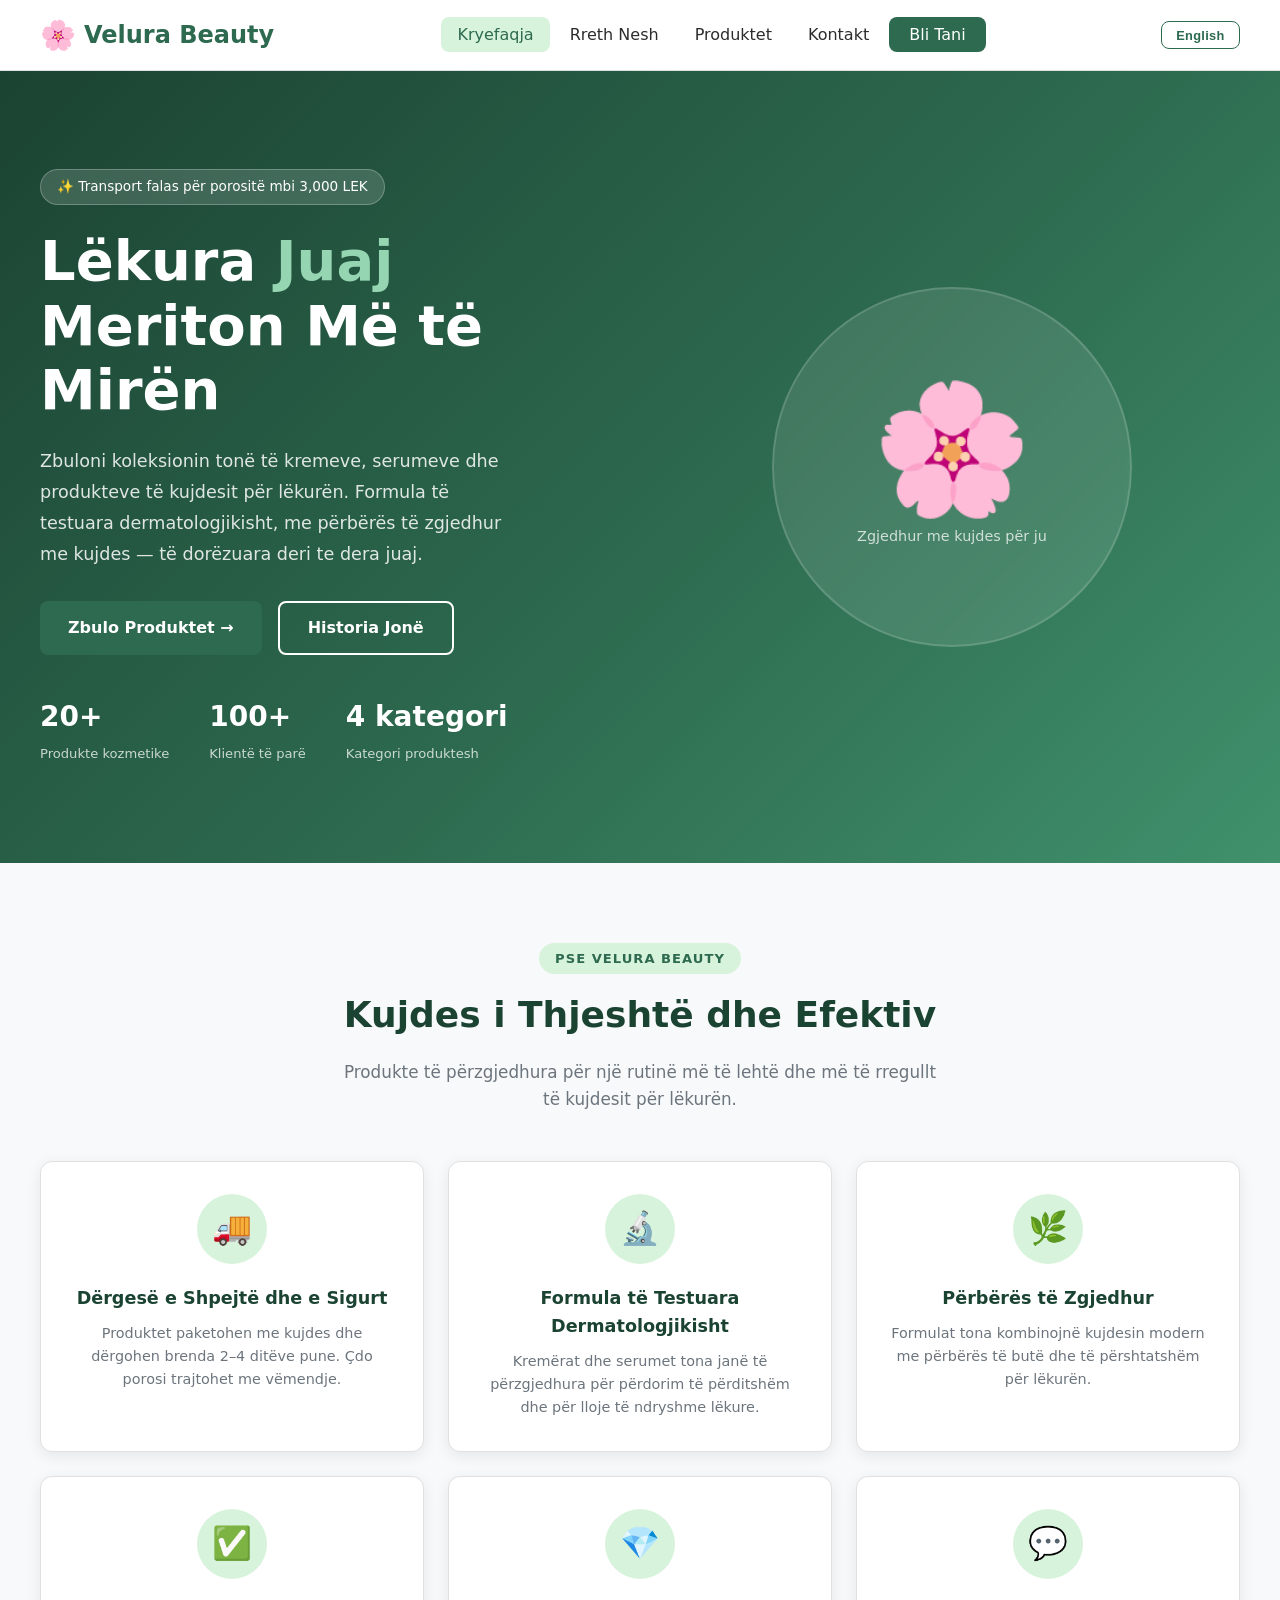
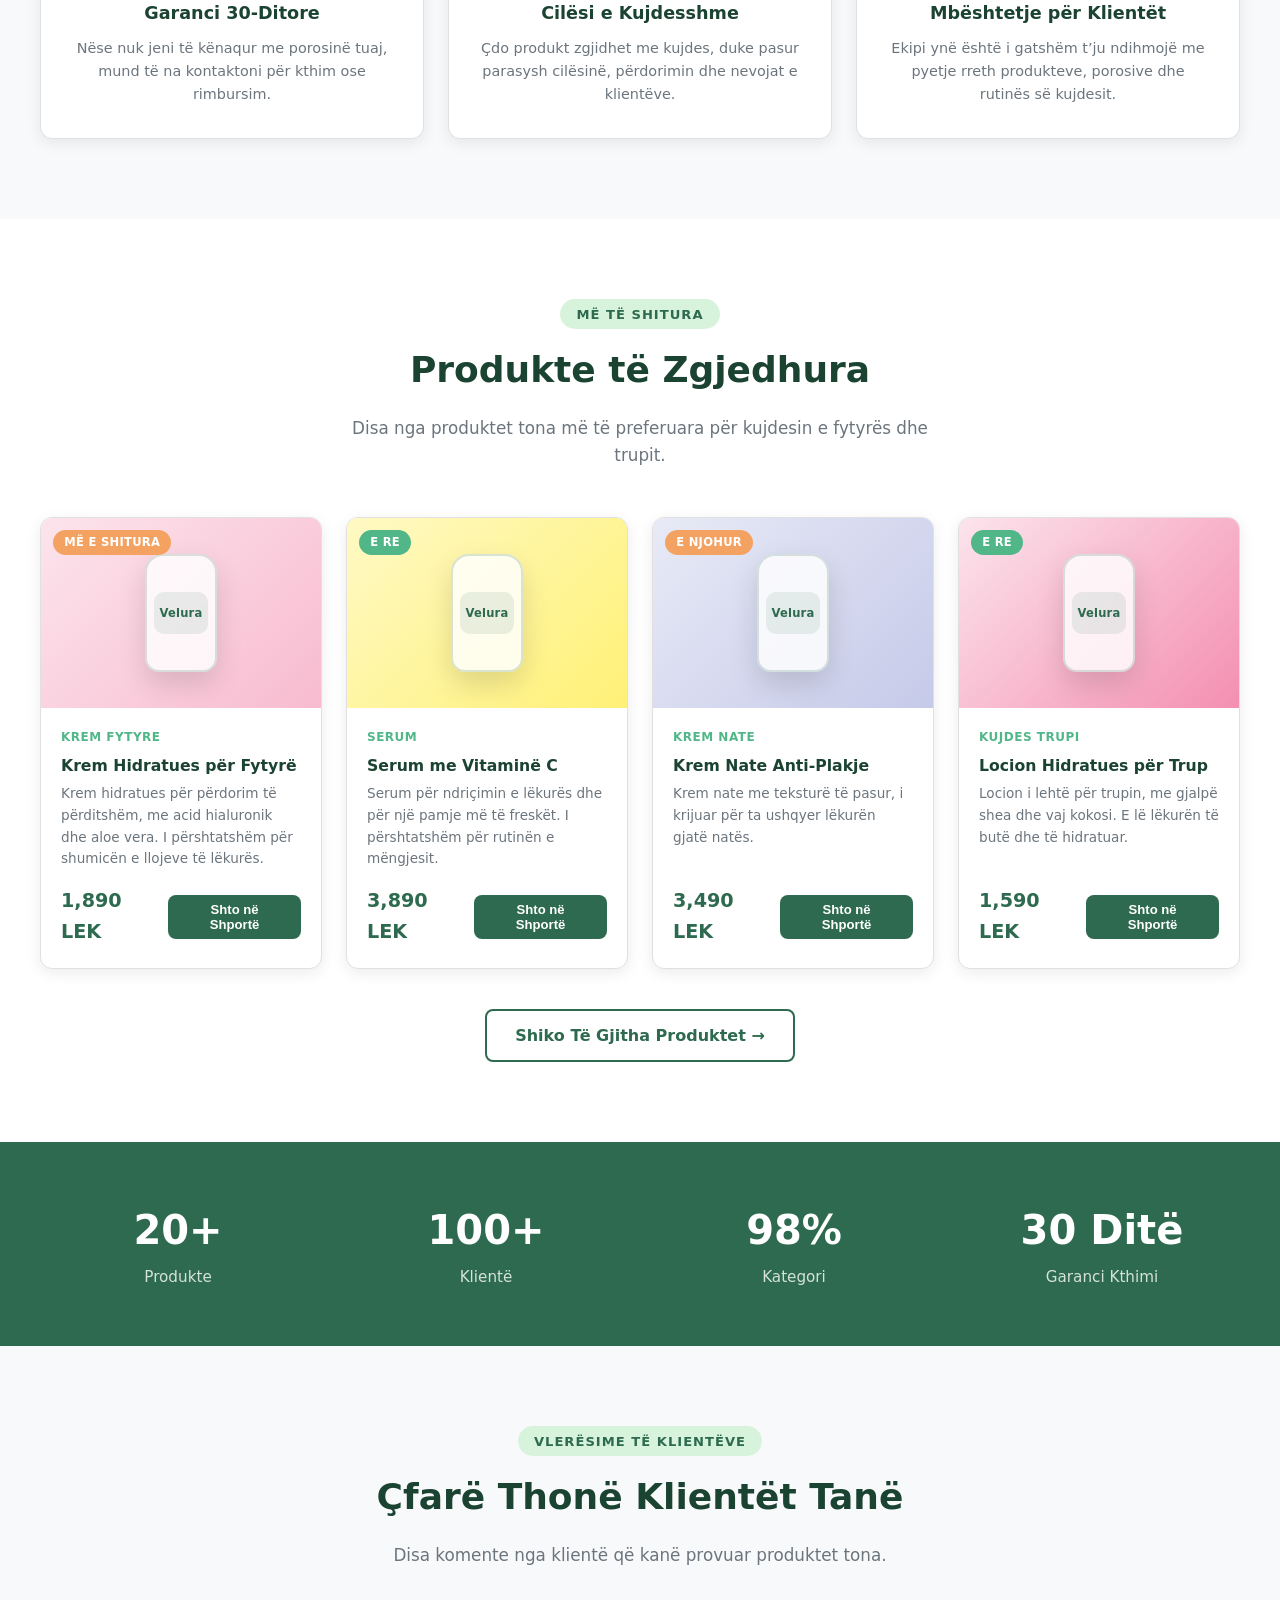
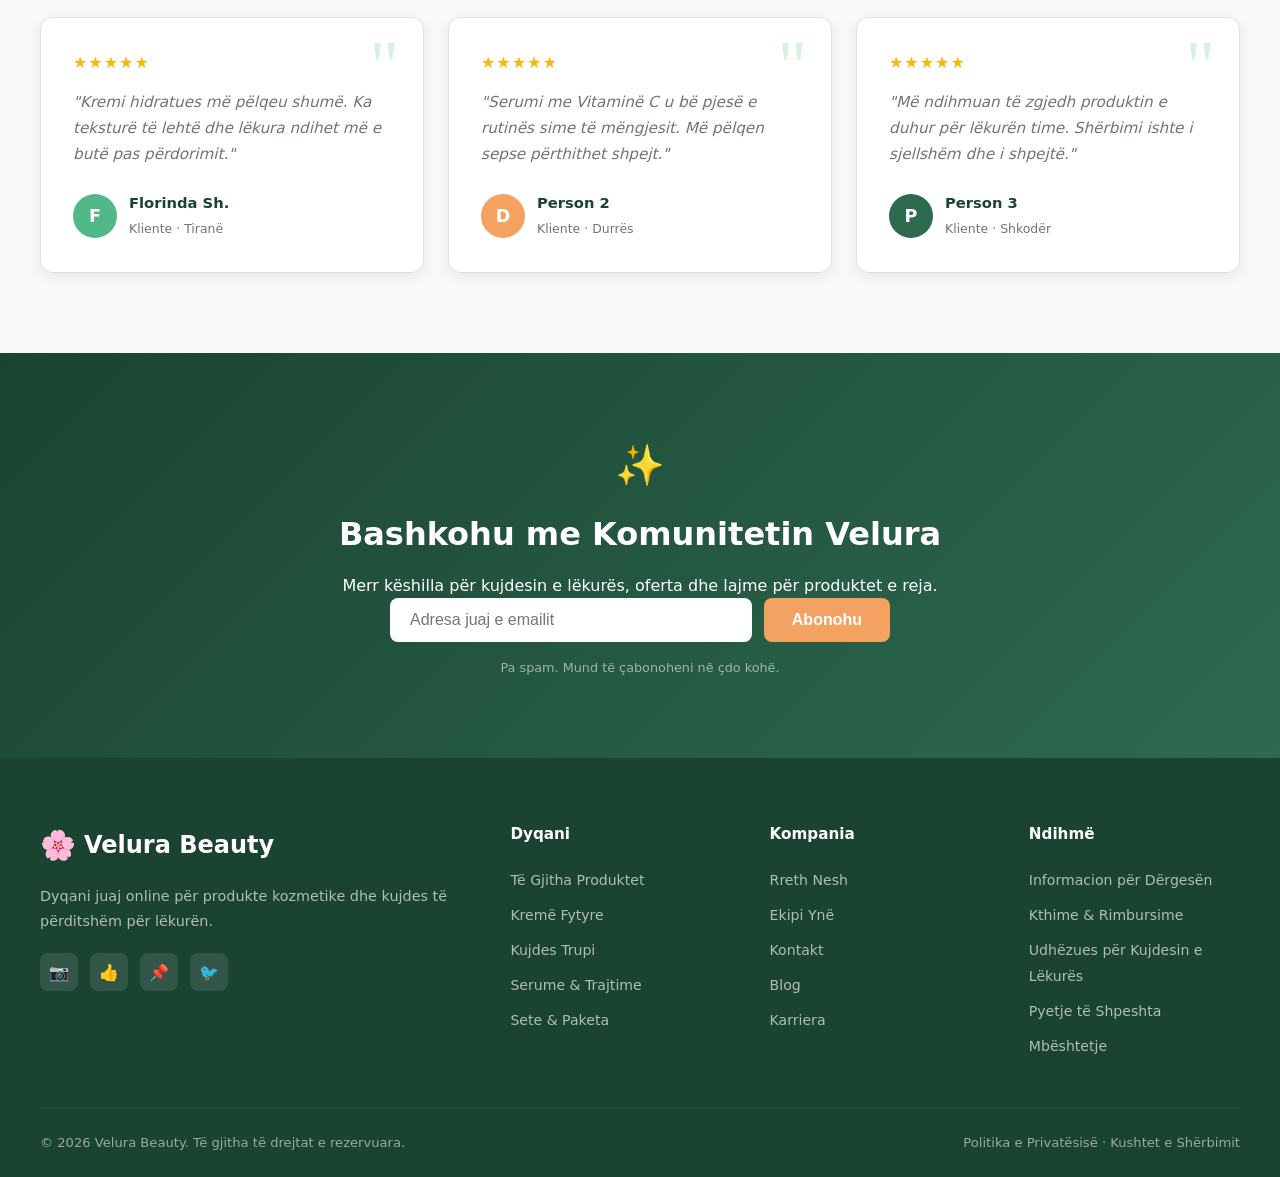
<file: index.html>
﻿<!DOCTYPE html>
<html lang="sq">
<head>
  <meta charset="UTF-8" />
  <meta name="viewport" content="width=device-width, initial-scale=1.0" />
  <meta name="description" content="Velura Beauty – Kremë dhe produktë premium kujdesi për lëkurën, të testuara dermatologjikisht. Dërgim i shpejtë në të gjithë Shqipërinë." />
  <title>Velura Beauty – Lëkura Juaj Meriton Më të Mirën</title>
  <link rel="stylesheet" href="style.css" />
</head>
<body>

  <!-- ===================== NAVBAR ===================== -->
  <nav class="navbar">
    <div class="navbar-inner">
      <a href="index.html" class="logo">
        <span class="logo-icon">&#x1F338;</span> Velura Beauty
      </a>
      <ul class="nav-links" id="navLinks">
        <li><a href="index.html" class="active" data-i18n="nav.home">Kryefaqja</a></li>
        <li><a href="about.html" data-i18n="nav.about">Rreth Nesh</a></li>
        <li><a href="products.html" data-i18n="nav.products">Produktet</a></li>
        <li><a href="contact.html" data-i18n="nav.contact">Kontakt</a></li>
        <li><a href="products.html" class="nav-cta" data-i18n="nav.shop">Bli Tani</a></li>
      </ul>
      <button id="langToggle" class="lang-toggle" onclick="toggleLanguage()">English</button>
      <div class="hamburger" id="hamburger" onclick="toggleNav()">
        <span></span><span></span><span></span>
      </div>
    </div>
  </nav>

  <!-- ===================== HERO ===================== -->
  <section class="hero hero-home">
    <div class="hero-inner">
      <div class="hero-content">
        <div class="hero-badge" data-i18n="home.hero.badge">✨ Transport falas për porositë mbi 3,000 LEK</div>
        <h1 data-i18n-html="home.hero.h1">Lëkura <span>Juaj</span><br>Meriton Më të Mirën</h1>
        <p data-i18n="home.hero.desc">Zbulo koleksionin tonë premium të kremeve, serumeve dhe produkteve të kujdesit për lëkurën. Formula të testuara dermatologjikisht, me përbërës natyralë — dorëzuar deri të dera juaj.</p>
        <div class="hero-actions">
          <a href="products.html" class="btn btn-primary" data-i18n="home.hero.btn_shop">Zbulo Produktet →</a>
          <a href="about.html" class="btn btn-secondary" data-i18n="home.hero.btn_story">Historia Jonë</a>
        </div>
        <div class="hero-stats">
          <div class="hero-stat">
            <span>20+</span>
            <small data-i18n="home.hero.stat1">Produktë premium</small>
          </div>
          <div class="hero-stat">
            <span>100+</span>
            <small data-i18n="home.hero.stat2">Klientë të parë</small>
          </div>
          <div class="hero-stat">
            <span>4 kategori</span>
            <small data-i18n="home.hero.stat3">Kategori produktesh</small>
          </div>
        </div>
      </div>
      <div class="hero-visual">
        <div class="hero-plant-display">
          <div class="hero-plant-emoji">&#x1F338;</div>
          <p data-i18n="home.hero.caption">Zgjedhur me kujdes për ju</p>
        </div>
      </div>
    </div>
  </section>

  <!-- ===================== WHY US ===================== -->
  <section class="section section-light">
    <div class="container">
      <div class="section-header">
        <div class="section-label" data-i18n="home.why.label">Pse Velura Beauty</div>
        <h2 data-i18n="home.why.title">Kujdes i Thjeshtë e Efektiv</h2>
        <p data-i18n="home.why.desc">Gjithçka që keni nevojë për rutinën tuaj të kujdesit të lëkurës.</p>
      </div>
      <div class="features-grid">
        <div class="feature-card">
          <div class="feature-icon">🚚</div>
          <h3 data-i18n="home.feat1.title">Dërgim i Shpejtë &amp; i Sigurt</h3>
          <p data-i18n="home.feat1.desc">Produktet tona dërgohen me kujdes të veçantë brenda 2-4 ditëve pune. Çdo porosë mbërrin e sigurtë, e garantuar.</p>
        </div>
        <div class="feature-card">
          <div class="feature-icon">&#x1F52C;</div>
          <h3 data-i18n="home.feat2.title">Formula të Testuara Dermatologjikisht</h3>
          <p data-i18n="home.feat2.desc">Të gjitha kremët dhe serumet tona janë testuar dermatologjikisht. Cilësi e garantuar edhe për lëkurën e ndjeshme.</p>
        </div>
        <div class="feature-card">
          <div class="feature-icon">🌿</div>
          <h3 data-i18n="home.feat3.title">Përbërës Natyralë &amp; të Pastër</h3>
          <p data-i18n="home.feat3.desc">Formulat tona kombinojnë shkencën moderne me fuqinë e natyrës. Pa parabene, pa sulfatë — vetëm çfarë vlen.</p>
        </div>
        <div class="feature-card">
          <div class="feature-icon">✅</div>
          <h3 data-i18n="home.feat4.title">Garanci 30 Ditë</h3>
          <p data-i18n="home.feat4.desc">Nëse nuk jeni të kënaqur brenda 30 ditëve, do t'ju kthejmë parat — pa pyetje.</p>
        </div>
        <div class="feature-card">
          <div class="feature-icon">💎</div>
          <h3 data-i18n="home.feat5.title">Cilësi Premium</h3>
          <p data-i18n="home.feat5.desc">Burojmë vetëm nga furnitorë të certifikuar me standarde ndërkombëtare. Cilësi e garantuar.</p>
        </div>
        <div class="feature-card">
          <div class="feature-icon">💬</div>
          <h3 data-i18n="home.feat6.title">Mbështetje 7 Ditë</h3>
          <p data-i18n="home.feat6.desc">Ekipi ynë i ekspertëve kozmetikë është i disponueshëm 7 ditë në javë për t'ju ndihmuar.</p>
        </div>
      </div>
    </div>
  </section>

  <!-- ===================== FEATURED PRODUCTS ===================== -->
  <section class="section">
    <div class="container">
      <div class="section-header">
        <div class="section-label" data-i18n="home.products.label">Më të Shitura</div>
        <h2 data-i18n="home.products.title">Produktë të Zgjedhura</h2>
        <p data-i18n="home.products.desc">Produktet tona më të dashura, zgjedhur me kujdes nga ekipi ynë. Perfektë për çdo lloj lëkure.</p>
      </div>
      <div class="products-grid">

        <div class="product-card">
          <div class="product-image" style="background: linear-gradient(135deg, #fce4ec, #f8bbd0);">
            🧴
            <span class="product-badge">Më e Shitura</span>
          </div>
          <div class="product-info">
            <div class="product-category" data-i18n="home.p1.cat">Krem Fytyre</div>
            <h3 data-i18n="home.p1.name">Krem Hidratues për Fytyrë</h3>
            <p data-i18n="home.p1.desc">Hidratim i thellë 24 orë me acid hialulonik dhe aloe vera. I shtatë për të gjitha llojet e lëkurës.</p>
            <div class="product-footer">
              <span class="product-price">1,890 LEK</span>
              <button class="add-to-cart" data-i18n="btn.add_cart">Shto në Shportë</button>
            </div>
          </div>
        </div>

        <div class="product-card">
          <div class="product-image" style="background: linear-gradient(135deg, #fff9c4, #fff176);">
            ⭐
            <span class="product-badge new">E Re</span>
          </div>
          <div class="product-info">
            <div class="product-category" data-i18n="home.p2.cat">Serum</div>
            <h3 data-i18n="home.p2.name">Serum Vitamina C</h3>
            <p data-i18n="home.p2.desc">Ndriçon dhe barazon tonin e lëkurës. Formula e përqendruar me 15% Vitamina C stabël.</p>
            <div class="product-footer">
              <span class="product-price">3,890 LEK</span>
              <button class="add-to-cart" data-i18n="btn.add_cart">Shto në Shportë</button>
            </div>
          </div>
        </div>

        <div class="product-card">
          <div class="product-image" style="background: linear-gradient(135deg, #e8eaf6, #c5cae9);">
            🌙
            <span class="product-badge">E Njohur</span>
          </div>
          <div class="product-info">
            <div class="product-category" data-i18n="home.p3.cat">Krem Nate</div>
            <h3 data-i18n="home.p3.name">Krem Natë Anti-Plakje</h3>
            <p data-i18n="home.p3.desc">Rigjenerimi i natës me retinol, peptide dhe vaj argan. Zgjohu me lëkurë më të butë çdo mëngjes.</p>
            <div class="product-footer">
              <span class="product-price">3,490 LEK</span>
              <button class="add-to-cart" data-i18n="btn.add_cart">Shto në Shportë</button>
            </div>
          </div>
        </div>

        <div class="product-card">
          <div class="product-image" style="background: linear-gradient(135deg, #fce4ec, #f48fb1);">
            🌸
            <span class="product-badge new">E Re</span>
          </div>
          <div class="product-info">
            <div class="product-category" data-i18n="home.p4.cat">Kujdes Trupi</div>
            <h3 data-i18n="home.p4.name">Locion Trupi Hidratues</h3>
            <p data-i18n="home.p4.desc">Hidratim i gjatë dhe i lehtë me gjalpe shea dhe vaj kokosi.</p>
            <div class="product-footer">
              <span class="product-price">1,590 LEK</span>
              <button class="add-to-cart" data-i18n="btn.add_cart">Shto në Shportë</button>
            </div>
          </div>
        </div>

      </div>
      <div style="text-align: center; margin-top: 2.5rem;">
        <a href="products.html" class="btn btn-outline" data-i18n="home.products.view_all">View All Produktet →</a>
      </div>
    </div>
  </section>

  <!-- ===================== STATS ===================== -->
  <div class="stats-bar">
    <div class="stats-inner">
      <div class="stat-item">
        <span>20+</span>
        <p data-i18n="home.stats.p1">Produktë Premium</p>
      </div>
      <div class="stat-item">
        <span>100+</span>
        <p data-i18n="home.stats.p2">Klientë të parë</p>
      </div>
      <div class="stat-item">
        <span>98%</span>
        <p data-i18n="home.stats.p3">Kategori produktesh</p>
      </div>
      <div class="stat-item">
        <span data-i18n="home.stats.v4">30 Ditë</span>
        <p data-i18n="home.stats.p4">Garanci Kthimi</p>
      </div>
    </div>
  </div>

  <!-- ===================== TESTIMONIALS ===================== -->
  <section class="section section-light">
    <div class="container">
      <div class="section-header">
        <div class="section-label" data-i18n="home.reviews.label">Customer Reviews</div>
        <h2 data-i18n="home.reviews.title">Çfarë Thonë Klientët</h2>
        <p data-i18n="home.reviews.desc">Histori reale nga klientë realë që kujdosen për lekurën e tyre me Velura Beauty.</p>
      </div>
      <div class="testimonials-grid">

        <div class="testimonial-card">
          <div class="stars">★★★★★</div>
          <p data-i18n="home.t1.text">"Kremi hidratues është i mrekullushëm! Lëkura ime u bë shumë e butë pas vetëm një jave. Do ta rekomandoj tek të gjithë!"</p>
          <div class="testimonial-author">
            <div class="author-avatar" style="background: #52b788;">F</div>
            <div class="author-info">
              <span>Florinda Sh.</span>
              <small data-i18n="home.t1.location">Verified Buyer · Tirana</small>
            </div>
          </div>
        </div>

        <div class="testimonial-card">
          <div class="stars">★★★★★</div>
          <p data-i18n="home.t2.text">"Porositja ishtë e thjeshtë dhe produktet mbërritën shpejt. Kremi i natës ka baër mrekulli për lëkurën time!"</p>
          <div class="testimonial-author">
            <div class="author-avatar" style="background: #f4a261;">D</div>
            <div class="author-info">
              <span>Person 2</span>
              <small data-i18n="home.t2.location">Verified Buyer · Tirana</small>
            </div>
          </div>
        </div>

        <div class="testimonial-card">
          <div class="stars">★★★★★</div>
          <p data-i18n="home.t3.text">"Serum Vitamina C ndryshoi pamëjen e lëkurës sime. Njollat e errëta u zhduknë pas 3 javsh. Produkt fantastik!"</p>
          <div class="testimonial-author">
            <div class="author-avatar" style="background: #2d6a4f;">P</div>
            <div class="author-info">
              <span>Person 3</span>
              <small data-i18n="home.t3.location">Verified Buyer · Tirana</small>
            </div>
          </div>
        </div>

      </div>
    </div>
  </section>

  <!-- ===================== NEWSLETTER ===================== -->
  <section class="newsletter">
    <div class="container">
      <div style="font-size: 2.5rem; margin-bottom: 0.75rem;">✨</div>
      <h2 data-i18n="home.news.title">Bashkohu me Komunitetin Velura</h2>
      <p data-i18n="home.news.desc">Këshilla kozmetike, oferta ekskluzive dhe produktë të reja direkt në email tuaj.</p>
      <form class="newsletter-form" onsubmit="handleNewsletter(event)">
        <input type="email" data-i18n-placeholder="home.news.placeholder" placeholder="Your email address" required />
        <button type="submit" class="btn btn-accent" data-i18n="home.news.btn">Subscribe</button>
      </form>
      <p style="margin-top: 1rem; font-size: 0.8rem; opacity: 0.55;" data-i18n="home.news.disclaimer">No spam, ever. Unsubscribe at any time.</p>
    </div>
  </section>

  <!-- ===================== FOOTER ===================== -->
  <footer class="footer">
    <div class="footer-grid">
      <div class="footer-brand">
        <a href="index.html" class="logo" style="margin-bottom: 1rem; display: inline-flex;">
          <span class="logo-icon">&#x1F338;</span> Velura Beauty
        </a>
        <p data-i18n="footer.desc">Destinacioni juaj i preferuar për kozmetike premium. Me Velura Beauty, kujdesi për lëkurën tuaj — behet i thjeshtë dhe i kendshem.</p>
        <div class="social-links">
          <a href="#" class="social-link" aria-label="Instagram">📷</a>
          <a href="#" class="social-link" aria-label="Facebook">👍</a>
          <a href="#" class="social-link" aria-label="Pinterest">📌</a>
          <a href="#" class="social-link" aria-label="Twitter">🐦</a>
        </div>
      </div>
      <div class="footer-col">
        <h4 data-i18n="footer.shop">Shop</h4>
        <ul>
          <li><a href="products.html" data-i18n="footer.all_plants">All Produktet</a></li>
          <li><a href="products.html" data-i18n="footer.indoor">Kremë Fytyre</a></li>
          <li><a href="products.html" data-i18n="footer.succulents">Kujdes Trupi</a></li>
          <li><a href="products.html" data-i18n="footer.flowering">Serume &amp; Trajtime</a></li>
          <li><a href="products.html" data-i18n="footer.accessories">Setë &amp; Paketa</a></li>
        </ul>
      </div>
      <div class="footer-col">
        <h4 data-i18n="footer.company">Kompania</h4>
        <ul>
          <li><a href="about.html" data-i18n="footer.about">Rreth Nesh Us</a></li>
          <li><a href="about.html" data-i18n="footer.team">Ekipi Ynë</a></li>
          <li><a href="contact.html" data-i18n="footer.contact">Kontakt</a></li>
          <li><a href="#" data-i18n="footer.blog">Blog</a></li>
          <li><a href="#" data-i18n="footer.careers">Careers</a></li>
        </ul>
      </div>
      <div class="footer-col">
        <h4 data-i18n="footer.help">Ndihmë</h4>
        <ul>
          <li><a href="#" data-i18n="footer.shipping">Info Dërgimi</a></li>
          <li><a href="#" data-i18n="footer.returns">Kthime &amp; Rimbursime</a></li>
          <li><a href="#" data-i18n="footer.care_guide">Udhëzues Lëkure</a></li>
          <li><a href="#" data-i18n="footer.faq">FAQ</a></li>
          <li><a href="contact.html" data-i18n="footer.support">Mbështetje</a></li>
        </ul>
      </div>
    </div>
    <div class="footer-bottom">
      <p data-i18n="footer.copy">© 2026 Velura Beauty. Të gjitha të drejtat e rezervuara.</p>
      <p data-i18n="footer.legal">Politika e Privatësisë · Kushtet e Shërbimit</p>
    </div>
  </footer>

  <script src="lang.js"></script>
  <script>
    function toggleNav() {
      document.getElementById('navLinks').classList.toggle('open');
    }

    function handleNewsletter(e) {
      e.preventDefault();
      const btn = e.target.querySelector('button');
      btn.textContent = '✓ Subscribed!';
      btn.style.background = '#52b788';
      e.target.querySelector('input').value = '';
      setTimeout(() => { btn.textContent = t('home.news.btn'); btn.style.background = ''; }, 3000);
    }

    document.querySelectorAll('.add-to-cart').forEach(btn => {
      btn.addEventListener('click', function () {
        this.textContent = t('btn.added');
        this.style.background = '#52b788';
        setTimeout(() => { this.textContent = t('btn.add_cart'); this.style.background = ''; }, 1500);
      });
    });
  </script>

</body>
</html>
</file>
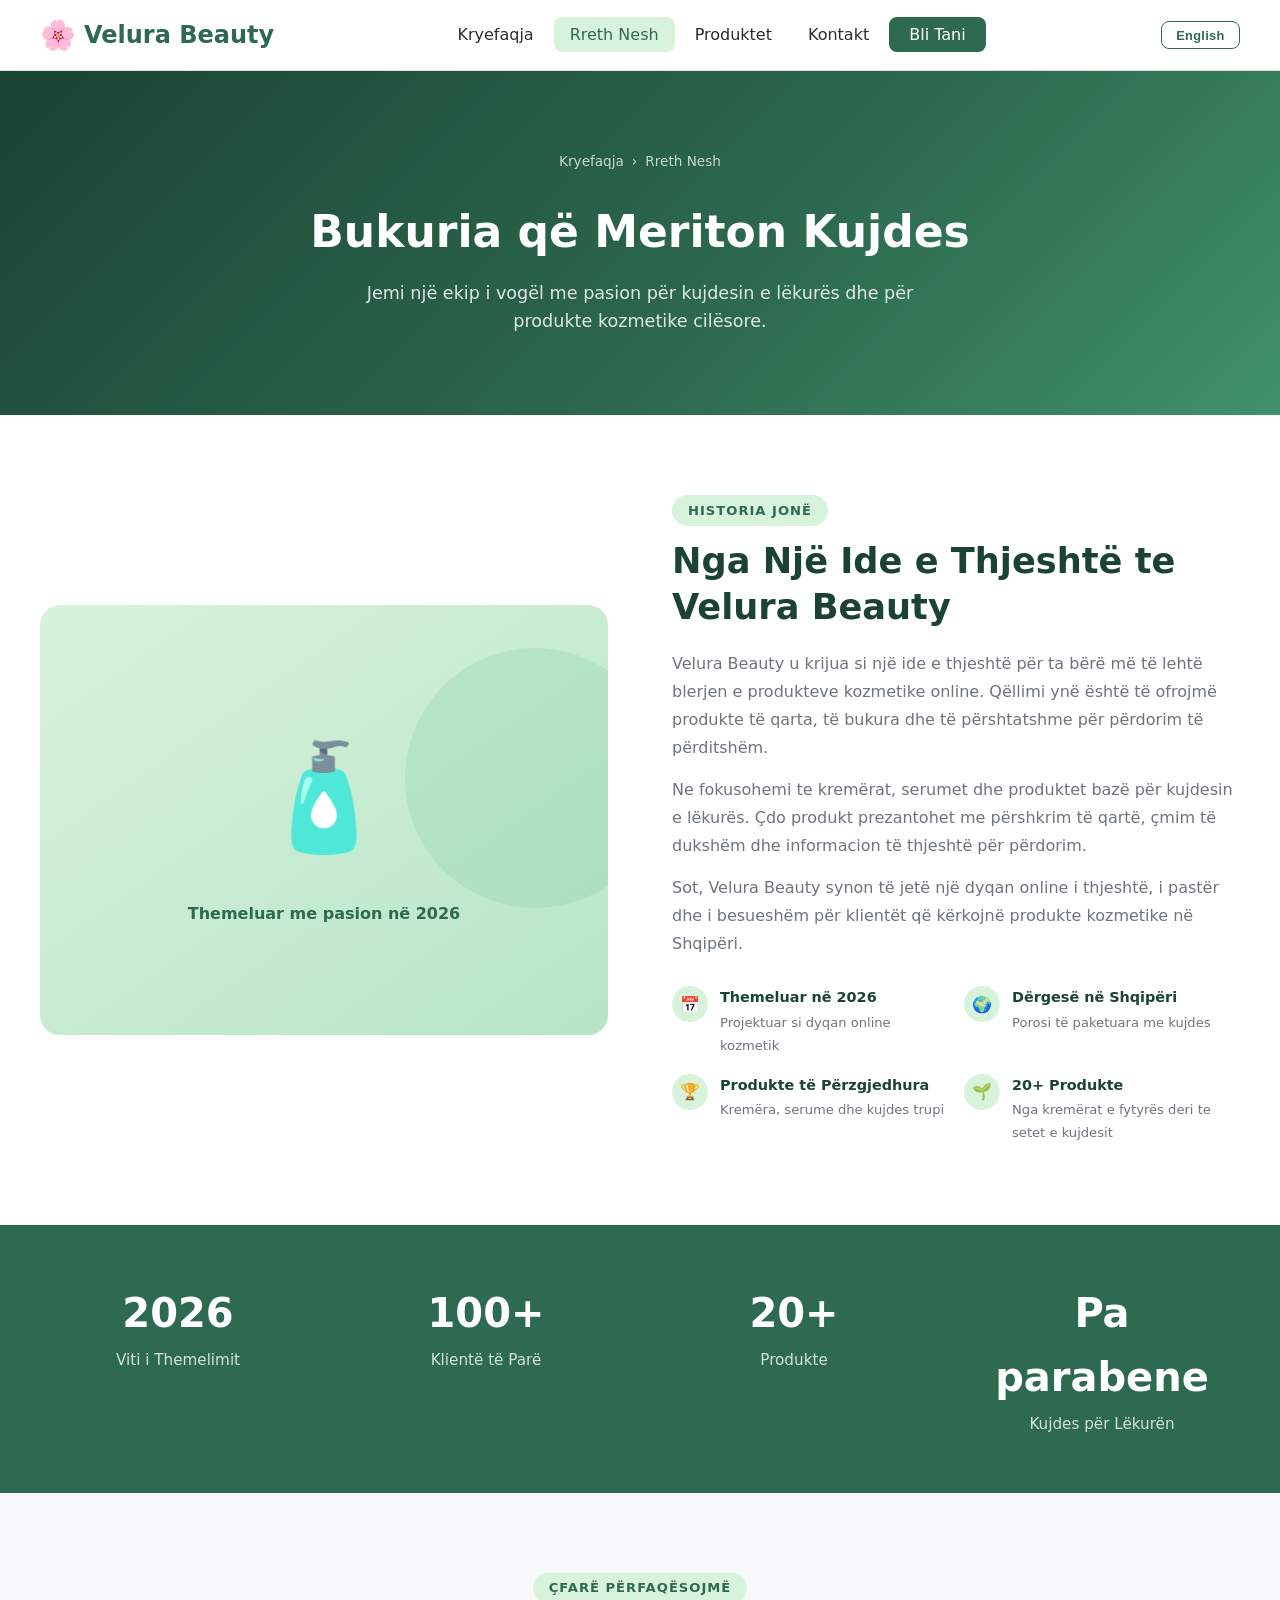
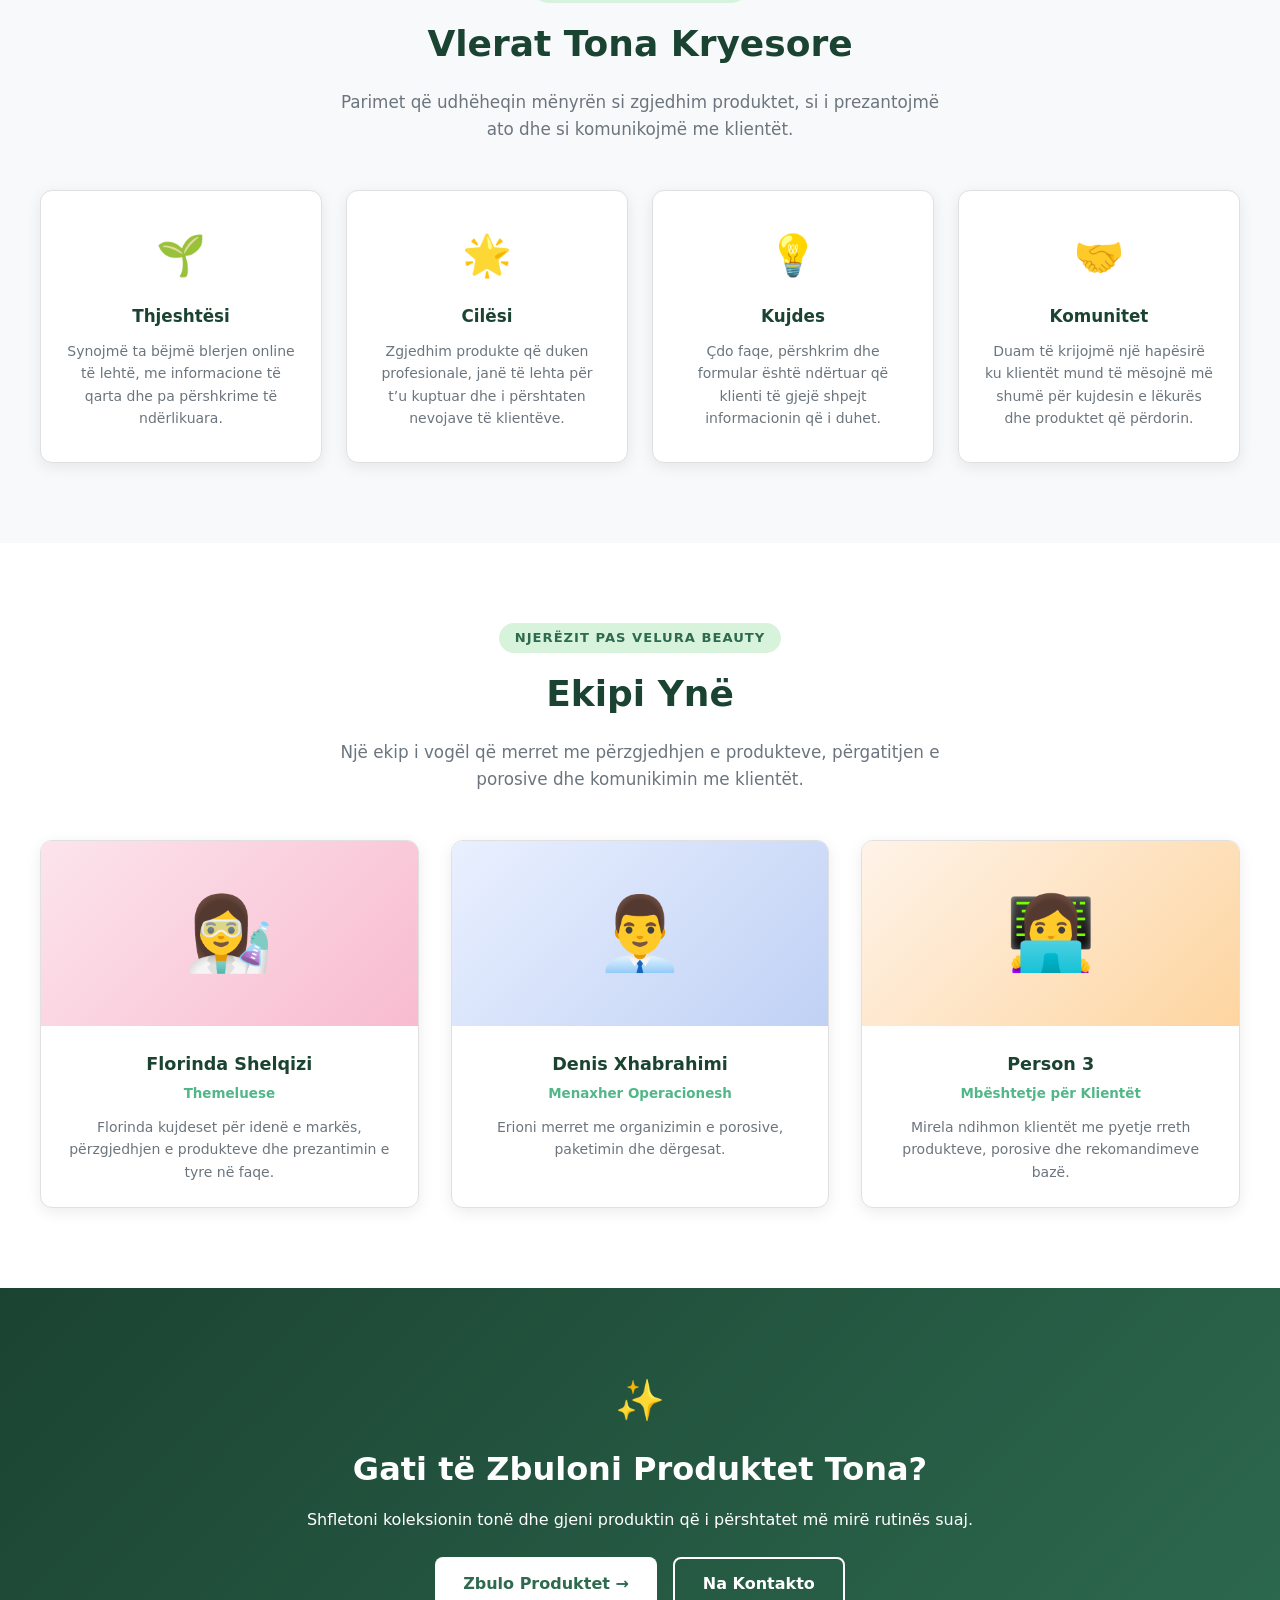
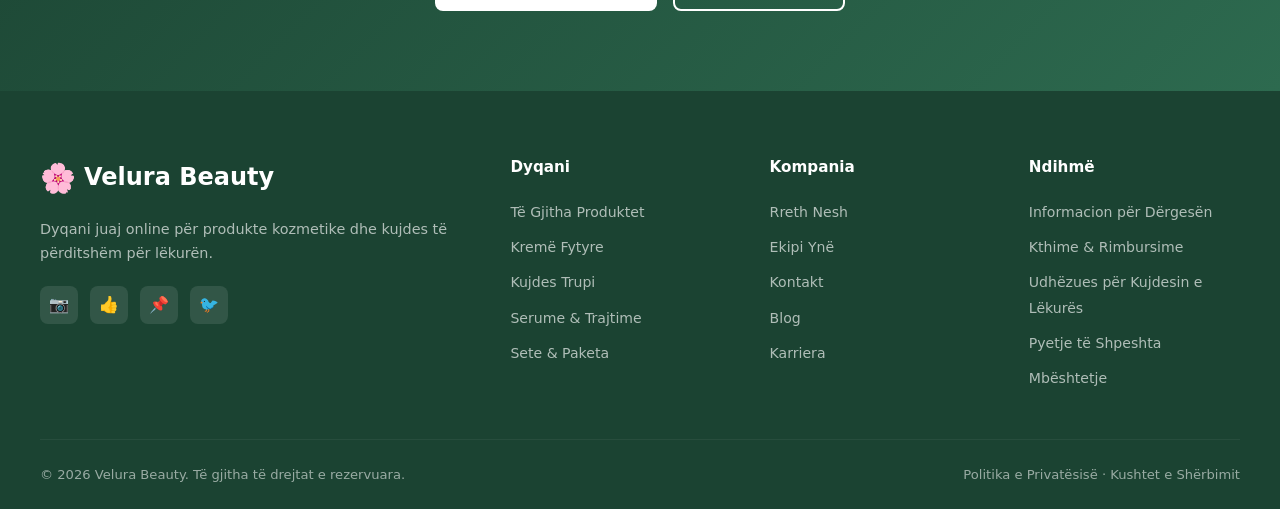
<file: about.html>
﻿<!DOCTYPE html>
<html lang="sq">
<head>
  <meta charset="UTF-8" />
  <meta name="viewport" content="width=device-width, initial-scale=1.0" />
  <meta name="description" content="Rreth Velura Beauty – historia jonë, misioni ynë dhe ekipi i pasionuar i specialistëve kozmetikë." />
  <title>Rreth Nesh – Velura Beauty</title>
  <link rel="stylesheet" href="style.css" />
</head>
<body>

  <!-- ===================== NAVBAR ===================== -->
  <nav class="navbar">
    <div class="navbar-inner">
      <a href="index.html" class="logo">
        <span class="logo-icon">&#x1F338;</span> Velura Beauty
      </a>
      <ul class="nav-links" id="navLinks">
        <li><a href="index.html" data-i18n="nav.home">Kryefaqja</a></li>
        <li><a href="about.html" class="active" data-i18n="nav.about">Rreth Nesh</a></li>
        <li><a href="products.html" data-i18n="nav.products">Produktet</a></li>
        <li><a href="contact.html" data-i18n="nav.contact">Kontakt</a></li>
        <li><a href="products.html" class="nav-cta" data-i18n="nav.shop">Bli Tani</a></li>
      </ul>
      <button id="langToggle" class="lang-toggle" onclick="toggleLanguage()">English</button>
      <div class="hamburger" id="hamburger" onclick="toggleNav()">
        <span></span><span></span><span></span>
      </div>
    </div>
  </nav>

  <!-- ===================== PAGE HERO ===================== -->
  <section class="page-hero">
    <div class="breadcrumb">
      <a href="index.html" data-i18n="breadcrumb.home">Kryefaqja</a> <span>›</span> <span data-i18n="about.hero.bc">Rreth Nesh Us</span>
    </div>
    <h1 data-i18n="about.hero.title">Bukuria e Thjeshtësuar</h1>
    <p data-i18n="about.hero.desc">Jemi një ekip ekspertësh kozmetike me mision të sjellim kujdesin e mirë për lëkurën tuaj.</p>
  </section>

  <!-- ===================== OUR STORY ===================== -->
  <section class="section">
    <div class="container">
      <div class="about-story">
        <div class="about-visual">
          <div class="about-visual-emoji">🧴</div>
          <p data-i18n="about.visual.cap">Themeluar me pasion në 2026</p>
        </div>
        <div class="about-content">
          <div class="section-label" data-i18n="about.story.label">Historia Jonë</div>
          <h2 data-i18n="about.story.title">Nga Pasioni për Bukuri</h2>
          <p data-i18n="about.story.p1">Velura Beauty u nis në 2026 kur themeluesja jonë, Florinda Shelqizi, vuri se sa e vështirë ishtë të gjeje produktë kozmetike cilësore online. Shumica e kremeve përmbajnë përbërës të të dyshimtë me udhëzime të paqarta. </p>
          <p data-i18n="about.story.p2">Florinda bashkoi mendjet me një grup kimistësh kozmetike; dhe ekspertësh të  lëkurës për të ndërtuar diçka me të mire: një marke qe trajton çdo klient me kujdesin qe meriton. Nisëm me 20 formula dhe jemi rritur ne me shume se 20 produktë premium.</p>
          <p data-i18n="about.story.p3">Sot, Velura Beauty dërgon mijera produktë çdo muaj në tërë Shqipërinë. Fokusi ynë ka mbetur i njëjtë — duam që çdo klientë të ndihet e bukur dhe e sigurt në lekurën e vet.</p>
          <div class="about-highlights">
            <div class="highlight-item">
              <div class="highlight-icon">📅</div>
              <div>
                <h4 data-i18n="about.h1.title">Themeluar ne 2026</h4>
                <p data-i18n="about.h1.desc">Nisur nga Tiranë, Shqipëri</p>
              </div>
            </div>
            <div class="highlight-item">
              <div class="highlight-icon">🌍</div>
              <div>
                <h4 data-i18n="about.h2.title">Transport ne Shqipëri</h4>
                <p data-i18n="about.h2.desc">Dërgesa të shpejta dhe të sigurta</p>
              </div>
            </div>
            <div class="highlight-item">
              <div class="highlight-icon">🏆</div>
              <div>
                <h4 data-i18n="about.h3.title">Testë Dermatologjike</h4>
                <p data-i18n="about.h3.desc">Produktë të testuara</p>
              </div>
            </div>
            <div class="highlight-item">
              <div class="highlight-icon">🌱</div>
              <div>
                <h4 data-i18n="about.h4.title">20+ Produkte</h4>
                <p data-i18n="about.h4.desc">Nga krem fytyre deri tek setet e plotë</p>
              </div>
            </div>
          </div>
        </div>
      </div>
    </div>
  </section>

  <!-- ===================== STATS ===================== -->
  <div class="stats-bar">
    <div class="stats-inner">
      <div class="stat-item">
        <span>2026</span>
        <p data-i18n="about.stats.p1">Viti i Themelimit</p>
      </div>
      <div class="stat-item">
        <span>100+</span>
        <p data-i18n="about.stats.p2">Klienta të Lumtur</p>
      </div>
      <div class="stat-item">
        <span>20+</span>
        <p data-i18n="about.stats.p3">Produktë Premium</p>
      </div>
      <div class="stat-item">
        <span>Pa parabene</span>
        <p data-i18n="about.stats.p4">Përbërës Natyralë</p>
      </div>
    </div>
  </div>

  <!-- ===================== VALUES ===================== -->
  <section class="section section-light">
    <div class="container">
      <div class="section-header">
        <div class="section-label" data-i18n="about.values.label">What We Stand For</div>
        <h2 data-i18n="about.values.title">Vlerat Tona Kryesore</h2>
        <p data-i18n="about.values.desc">Parimet qe udhhezojne çdo vendim qe marrim — nga përbërësit qe zgjedhim deri tek menyra si paketojmë porosinë tuaj.</p>
      </div>
      <div class="values-grid">
        <div class="value-card">
          <div class="value-icon">🌱</div>
          <h3 data-i18n="about.v1.title">Natyralë &amp; të Pastër</h3>
          <p data-i18n="about.v1.desc">Minimizojmë ndikimin tone ne mjedis permes ambalazhit eko-miqesor dhe burimeve të pergjegeshme.</p>
        </div>
        <div class="value-card">
          <div class="value-icon">🌟</div>
          <h3 data-i18n="about.v2.title">Cilësi si Prioritet</h3>
          <p data-i18n="about.v2.desc">&#199;do produkt testohet dermatologjikisht para lëshimit. Dergojme vetem produktë qe do t’i përdorim vete.</p>
        </div>
        <div class="value-card">
          <div class="value-icon">💡</div>
          <h3 data-i18n="about.v3.title">Inovacion &amp; Shkencë</h3>
          <p data-i18n="about.v3.desc">Besojmë se klientët e informuar janë klientët më të kënaqur. Prandaj çdo blerje vjen me udhëzime të thjeshta për kujdesin e lëkurës.</p>
        </div>
        <div class="value-card">
          <div class="value-icon">🤝</div>
          <h3 data-i18n="about.v4.title">Community</h3>
          <p data-i18n="about.v4.desc">Ndërtojmë një komunitet grash qe ndajne rutinat e tyre të kujdesit, keshilla dhe gëzime me njera-tjetren.</p>
        </div>
      </div>
    </div>
  </section>

  <!-- ===================== TEAM ===================== -->
  <section class="section">
    <div class="container">
      <div class="section-header">
        <div class="section-label" data-i18n="about.team.label">Njërzit Pas Velura Beauty</div>
        <h2 data-i18n="about.team.title">Takoni Ekipin Tonë</h2>
        <p data-i18n="about.team.desc">Një grup i pasionuar i kimisteve kozmetike, dizajnereve dhe eksperteve të lekures — të bashkuar nga dashuria për bukurine.</p>
      </div>
      <div class="team-grid">

        <div class="team-card">
          <div class="team-photo" style="background: linear-gradient(135deg, #fce4ec, #f8bbd0);">
            👩‍🔬
          </div>
          <div class="team-info">
            <h3>Florinda Shelqizi</h3>
            <div class="team-role" data-i18n="about.m1.role">Themeluese &amp; Drejtore e R&amp;D</div>
            <p data-i18n="about.m1.desc">Florinda ka një diplome ne Kimi Kozmetike nga Universiteti i Tiranës dhe 8 vjet eksperience ne zhvillimin e formulave aktive. Ajo miraton personalisht çdo produkt të ri ne katalog.</p>
          </div>
        </div>

        <div class="team-card">
          <div class="team-photo" style="background: linear-gradient(135deg, #e9f0ff, #c0d1f5);">
            👨‍💼
          </div>
          <div class="team-info">
            <h3>Denis Xhabrahimi</h3>
            <div class="team-role" data-i18n="about.m2.role">Kreu i Operacioneve</div>
            <p data-i18n="about.m2.desc">Erion siguron qe çdo porosi leshon depene tone ne gjendje perfekte. Me sfondin ne logjistike, ai dizenjoi sistemin tone të ambalazhit të qarkelluesem.</p>
          </div>
        </div>

        <div class="team-card">
          <div class="team-photo" style="background: linear-gradient(135deg, #fff3e8, #fdd5a0);">
            👩‍💻
          </div>
          <div class="team-info">
            <h3>Person 3</h3>
            <div class="team-role" data-i18n="about.m3.role">Kreu i Shërbimit ndaj Klientit</div>
            <p data-i18n="about.m3.desc">Mirela dhe ekipi i saj jane zerat e miesishme pas çdo ndaerveprimi me klientet. Ajo eshtë vetë një entuziastë e kozmetikes dhe kupton saktesisht &#231;fare kerkojne klientet.</p>
          </div>
        </div>

      </div>
    </div>
  </section>

  <!-- ===================== CTA ===================== -->
  <section class="newsletter">
    <div class="container">
      <div style="font-size: 2.5rem; margin-bottom: 0.75rem;">✨</div>
      <h2 data-i18n="about.cta.title">Gati të Filloni Rutinen Tuaj të Beauty?</h2>
      <p data-i18n="about.cta.desc">Shfletoni koleksionin tone me me shume se 20 produktë premium skincare dhe gjeni &#231;fare i pershtatet lekures suaj.</p>
      <div style="display: flex; gap: 1rem; justify-content: center; flex-wrap: wrap; margin-top: 1.5rem;">
        <a href="products.html" class="btn btn-white" data-i18n="about.cta.btn_browse">Shiko Produktet →</a>
        <a href="contact.html" class="btn btn-secondary" data-i18n="about.cta.btn_contact">Na Kontaktoni</a>
      </div>
    </div>
  </section>

  <!-- ===================== FOOTER ===================== -->
  <footer class="footer">
    <div class="footer-grid">
      <div class="footer-brand">
        <a href="index.html" class="logo" style="margin-bottom: 1rem; display: inline-flex;">
          <span class="logo-icon">&#x1F338;</span> Velura Beauty
        </a>
        <p data-i18n="footer.desc">Destinacioni juaj i preferuar për kozmetike premium. Me Velura Beauty, kujdesi për lëkurën tuaj — behet i thjeshtë dhe i kendshem.</p>
        <div class="social-links">
          <a href="#" class="social-link" aria-label="Instagram">📷</a>
          <a href="#" class="social-link" aria-label="Facebook">👍</a>
          <a href="#" class="social-link" aria-label="Pinterest">📌</a>
          <a href="#" class="social-link" aria-label="Twitter">🐦</a>
        </div>
      </div>
      <div class="footer-col">
        <h4 data-i18n="footer.shop">Shop</h4>
        <ul>
          <li><a href="products.html" data-i18n="footer.all_plants">All Produktet</a></li>
          <li><a href="products.html" data-i18n="footer.indoor">Kremë Fytyre</a></li>
          <li><a href="products.html" data-i18n="footer.succulents">Kujdes Trupi</a></li>
          <li><a href="products.html" data-i18n="footer.flowering">Serume &amp; Trajtime</a></li>
          <li><a href="products.html" data-i18n="footer.accessories">Setë &amp; Paketa</a></li>
        </ul>
      </div>
      <div class="footer-col">
        <h4 data-i18n="footer.company">Kompania</h4>
        <ul>
          <li><a href="about.html" data-i18n="footer.about">Rreth Nesh Us</a></li>
          <li><a href="about.html" data-i18n="footer.team">Ekipi Ynë</a></li>
          <li><a href="contact.html" data-i18n="footer.contact">Kontakt</a></li>
          <li><a href="#" data-i18n="footer.blog">Blog</a></li>
          <li><a href="#" data-i18n="footer.careers">Careers</a></li>
        </ul>
      </div>
      <div class="footer-col">
        <h4 data-i18n="footer.help">Ndihmë</h4>
        <ul>
          <li><a href="#" data-i18n="footer.shipping">Info Dërgimi</a></li>
          <li><a href="#" data-i18n="footer.returns">Kthime &amp; Rimbursime</a></li>
          <li><a href="#" data-i18n="footer.care_guide">Udhëzues Lëkure</a></li>
          <li><a href="#" data-i18n="footer.faq">FAQ</a></li>
          <li><a href="contact.html" data-i18n="footer.support">Mbështetje</a></li>
        </ul>
      </div>
    </div>
    <div class="footer-bottom">
      <p data-i18n="footer.copy">© 2026 Velura Beauty. Të gjitha të drejtat e rezervuara.</p>
      <p data-i18n="footer.legal">Politika e Privatësisë · Kushtet e Shërbimit</p>
    </div>
  </footer>

  <script src="lang.js"></script>
  <script>
    function toggleNav() {
      document.getElementById('navLinks').classList.toggle('open');
    }
  </script>

</body>
</html>
</file>
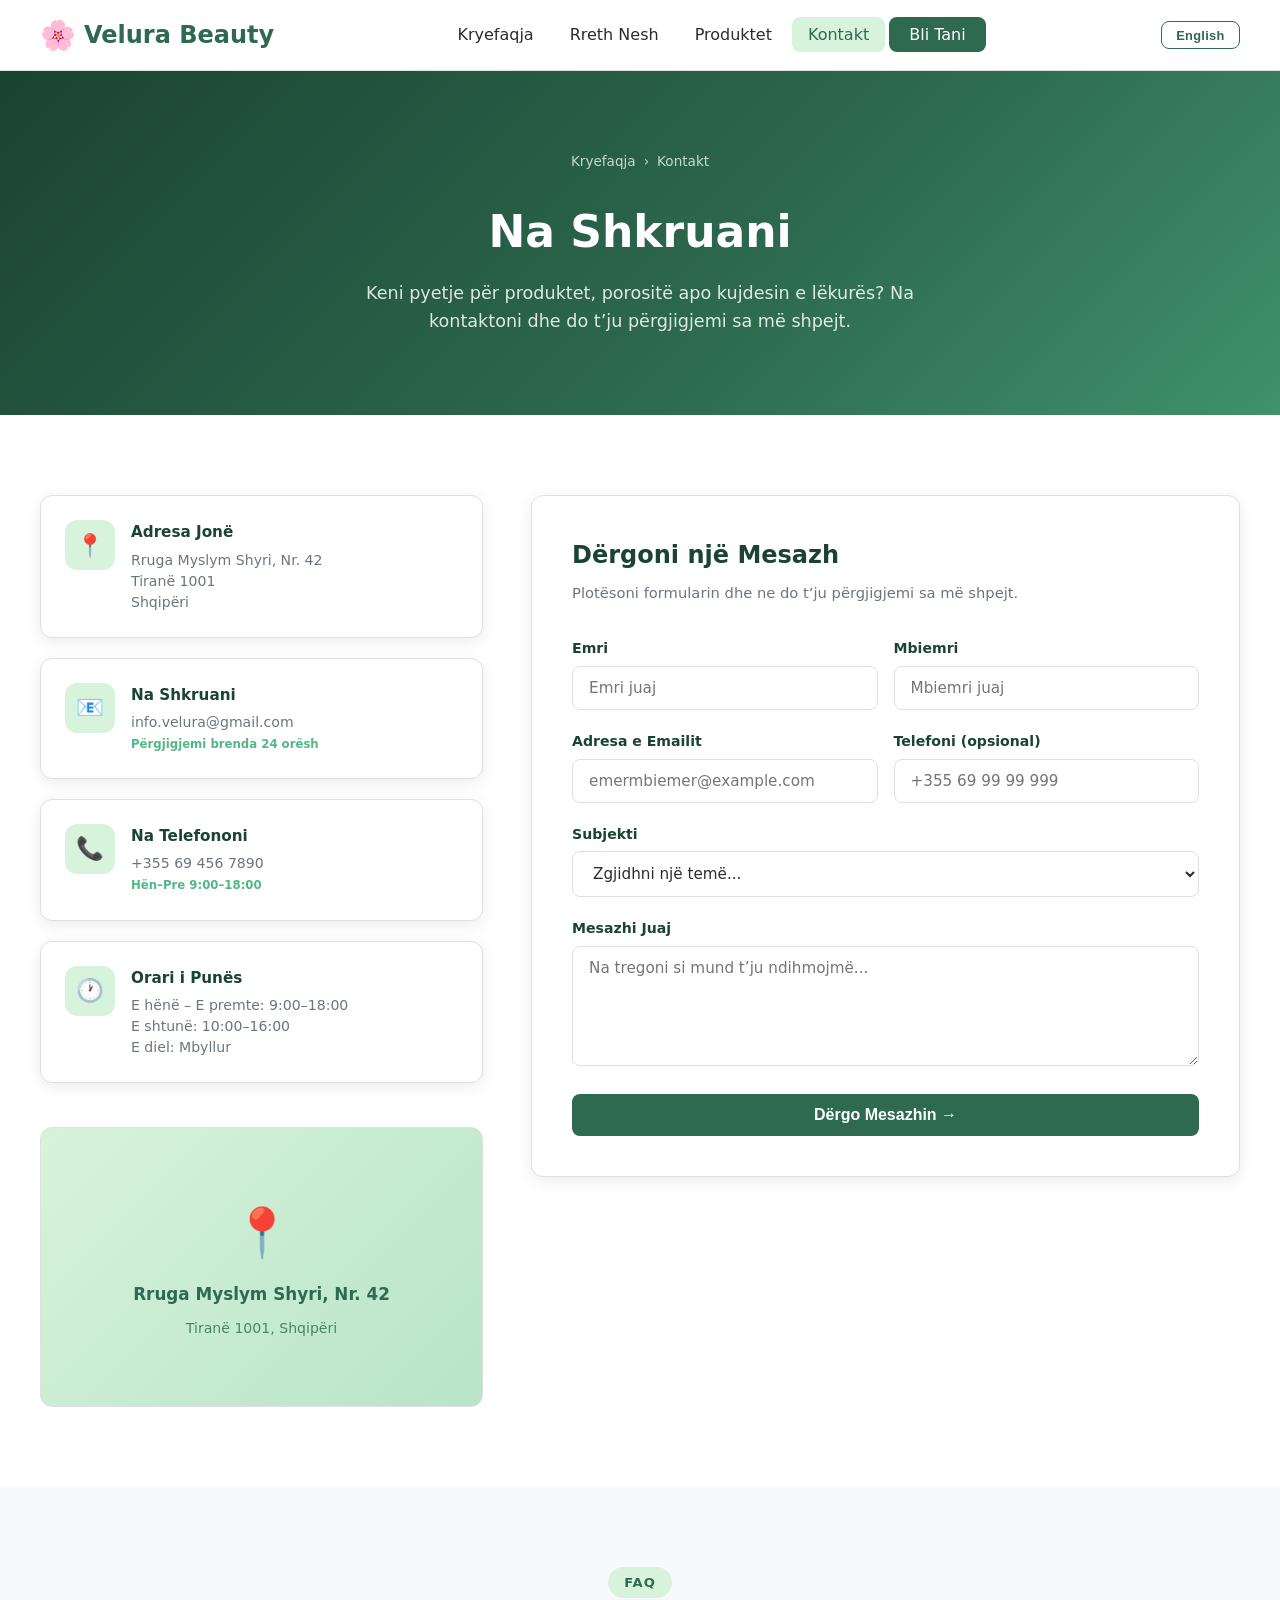
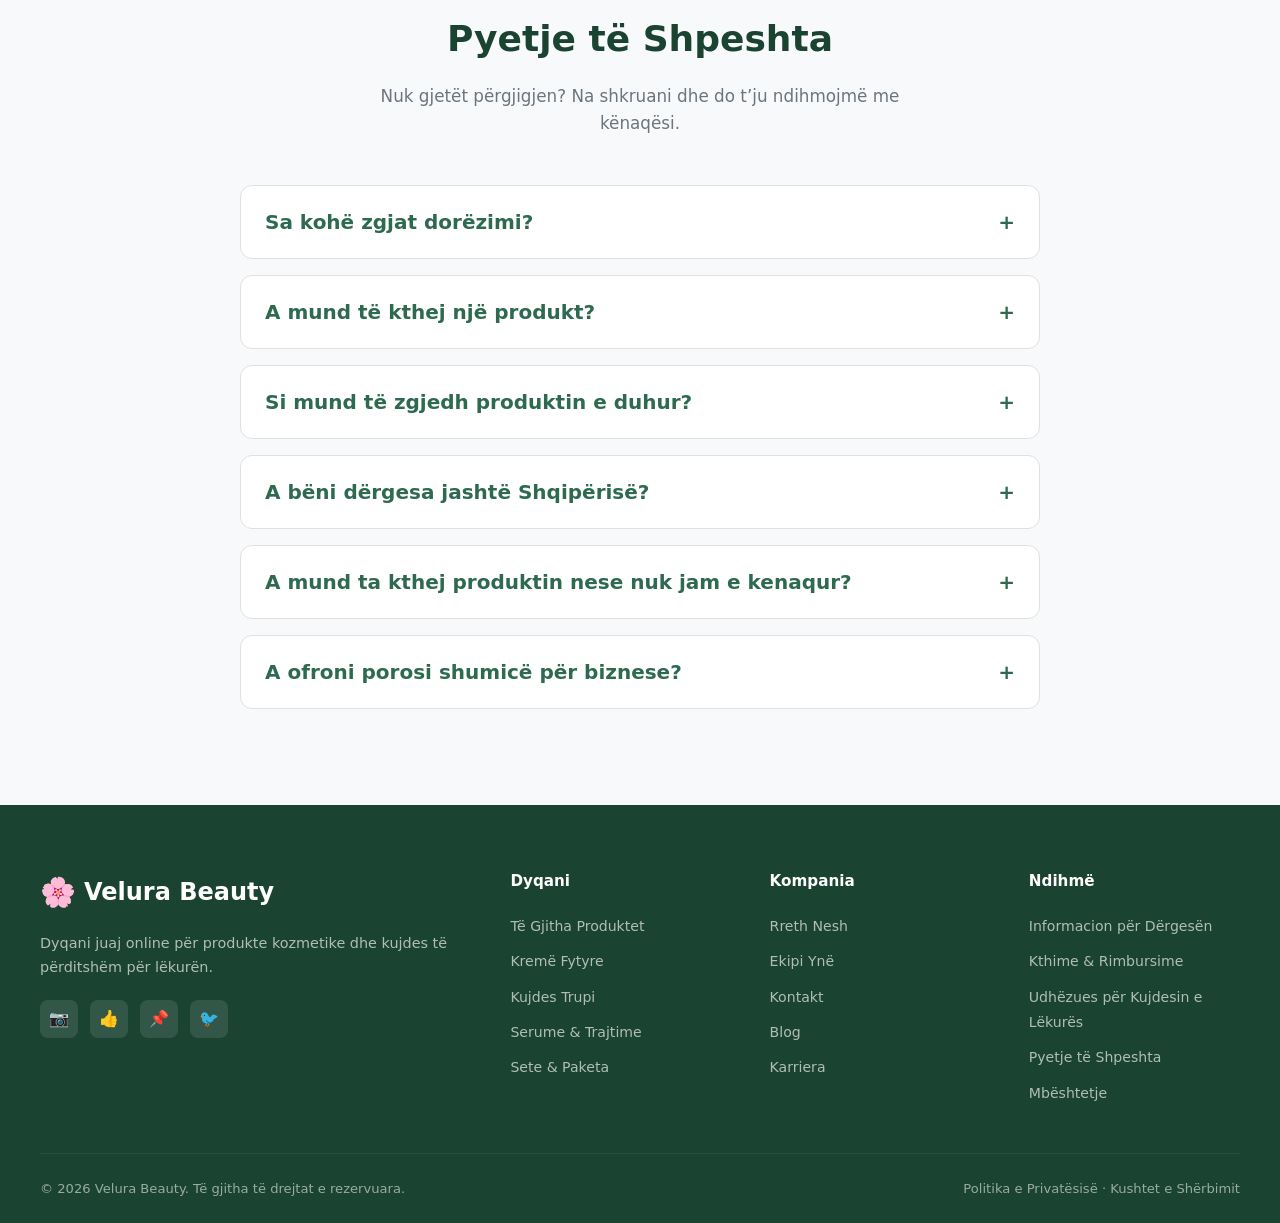
<file: contact.html>
﻿<!DOCTYPE html>
<html lang="sq">
<head>
  <meta charset="UTF-8" />
  <meta name="viewport" content="width=device-width, initial-scale=1.0" />
  <meta name="description" content="Na kontaktoni në Velura Beauty. Jemi këtu për porositë, këshilla kozmetike dhe çdo gjë tjetër që keni nevojë." />
  <title>Na Kontaktoni – Velura Beauty</title>
  <link rel="stylesheet" href="style.css" />
</head>
<body>

  <!-- ===================== NAVBAR ===================== -->
  <nav class="navbar">
    <div class="navbar-inner">
      <a href="index.html" class="logo">
        <span class="logo-icon">&#x1F338;</span> Velura Beauty
      </a>
      <ul class="nav-links" id="navLinks">
        <li><a href="index.html" data-i18n="nav.home">Kryefaqja</a></li>
        <li><a href="about.html" data-i18n="nav.about">Rreth Nesh</a></li>
        <li><a href="products.html" data-i18n="nav.products">Produktet</a></li>
        <li><a href="contact.html" class="active" data-i18n="nav.contact">Kontakt</a></li>
        <li><a href="products.html" class="nav-cta" data-i18n="nav.shop">Bli Tani</a></li>
      </ul>
      <button id="langToggle" class="lang-toggle" onclick="toggleLanguage()">English</button>
      <div class="hamburger" id="hamburger" onclick="toggleNav()">
        <span></span><span></span><span></span>
      </div>
    </div>
  </nav>

  <!-- ===================== PAGE HERO ===================== -->
  <section class="page-hero">
    <div class="breadcrumb">
      <a href="index.html" data-i18n="breadcrumb.home">Kryefaqja</a> <span>›</span> <span data-i18n="contact.hero.bc">Kontakt</span>
    </div>
    <h1 data-i18n="contact.hero.title">Na Shkruani</h1>
    <p data-i18n="contact.hero.desc">Pyetje për produktet apo këshilla për kujdesin e lëkurës? Na kontaktoni dhe ju përgjigjemi sa më shpejt.</p>
  </section>

  <!-- ===================== CONTACT MAIN ===================== -->
  <section class="section">
    <div class="container">
      <div class="contact-grid">

        <!-- Info Cards -->
        <div class="contact-info-cards">

          <div class="contact-card">
            <div class="contact-card-icon">📍</div>
            <div>
              <h4 data-i18n="contact.addr.title">Adresa Jonë</h4>
              <p>Rruga Myslym Shyri, Nr. 42<br>Tiranë 1001<br>Shqipëri</p>
            </div>
          </div>

          <div class="contact-card">
            <div class="contact-card-icon">📧</div>
            <div>
              <h4 data-i18n="contact.email.title">Na Shkruani</h4>
              <p>info.velura@gmail.com<br>
                <small style="color: #52b788; font-weight: 600;" data-i18n="contact.email.note">Përgjigjemi brenda 24 orësh</small>
              </p>
            </div>
          </div>

          <div class="contact-card">
            <div class="contact-card-icon">📞</div>
            <div>
              <h4 data-i18n="contact.phone.title">Na Telefononi</h4>
              <p>+355 69 456 7890<br>
                <small style="color: #52b788; font-weight: 600;" data-i18n="contact.phone.note">Hën–Pre 9:00–18:00</small>
              </p>
            </div>
          </div>

          <div class="contact-card">
            <div class="contact-card-icon">🕐</div>
            <div>
              <h4 data-i18n="contact.hours.title">Orari i Punës</h4>
              <p>
                <span data-i18n="contact.hours.l1">E hënë – E premte: 9:00–18:00</span><br>
                <span data-i18n="contact.hours.l2">E shtunë: 10:00–16:00</span><br>
                <span data-i18n="contact.hours.l3">E diel: Mbyllur</span>
              </p>
            </div>
          </div>

          <!-- Map Placeholder -->
          <div class="map-placeholder">
            <div class="map-icon">📍</div>
            <h4>Rruga Myslym Shyri, Nr. 42</h4>
            <p>Tiranë 1001, Shqipëri</p>
          </div>

        </div>

        <!-- Kontakt Form -->
        <div class="contact-form-card">
          <h3 data-i18n="contact.form.title">Dërgoni një Mesazh</h3>
          <p data-i18n="contact.form.desc">Plotësoni formularin dhe ne do t’ju përgjigjemi sa më shpejt.</p>

          <form id="contactForm" onsubmit="handleSubmit(event)" novalidate>
            <div class="form-row">
              <div class="form-group">
                <label for="firstName" data-i18n="contact.form.fname">Emri</label>
                <input type="text" id="firstName" name="firstName" data-i18n-placeholder="contact.form.ph_fname" placeholder="Emma" required />
              </div>
              <div class="form-group">
                <label for="lastName" data-i18n="contact.form.lname">Mbiemri</label>
                <input type="text" id="lastName" name="lastName" data-i18n-placeholder="contact.form.ph_lname" placeholder="Clarke" required />
              </div>
            </div>

            <div class="form-row">
              <div class="form-group">
                <label for="email" data-i18n="contact.form.email">Adresa e Emailit</label>
                <input type="email" id="email" name="email" placeholder="emermbiemer@example.com" required />
              </div>
              <div class="form-group">
                <label for="phone" data-i18n="contact.form.phone">Telefoni (opsional)</label>
                <input type="tel" id="phone" name="phone" placeholder="+355 69 99 99 999" />
              </div>
            </div>

            <div class="form-group">
              <label for="subject" data-i18n="contact.form.subject">Subjekti</label>
              <select id="subject" name="subject" required>
                <option value="" disabled selected data-i18n-option="contact.form.select">Zgjidhni një temë...</option>
                <option value="order" data-i18n-option="contact.form.opt1">Order Mbështetje</option>
                <option value="skincare-advice" data-i18n-option="contact.form.opt2">Këshilla për Lëkurën</option>
                <option value="returns" data-i18n-option="contact.form.opt3">Kthime &amp; Rimbursime</option>
                <option value="wholesale" data-i18n-option="contact.form.opt4">Bashkëpunim / Shitje me shumicë</option>
                <option value="general" data-i18n-option="contact.form.opt5">Pyetje e Përgjithshme</option>
                <option value="other" data-i18n-option="contact.form.opt6">Tjetër</option>
              </select>
            </div>

            <div class="form-group">
              <label for="message" data-i18n="contact.form.message">Mesazhi Juaj</label>
              <textarea id="message" name="message" data-i18n-placeholder="contact.form.ph_msg" placeholder="Na tregoni si mund t’ju ndihmojmë..." required></textarea>
            </div>

            <button type="submit" class="btn btn-primary" style="width: 100%; justify-content: center;" data-i18n="contact.form.submit">
              Dërgo Mesazhin →
            </button>

            <!-- Success message (hidden by default) -->
            <div id="formSuccess" style="display: none; margin-top: 1.25rem; background: #d8f3dc; color: #1b4332; padding: 1rem 1.25rem; border-radius: 8px; font-weight: 600; text-align: center; border: 1px solid #b7e4c7;">
              ✅ Mesazhi u dërgua! Do t’ju kontaktojmë së shpejti.
            </div>
          </form>
        </div>

      </div>
    </div>
  </section>

  <!-- ===================== FAQ ===================== -->
  <section class="section section-light">
    <div class="container">
      <div class="section-header">
        <div class="section-label" data-i18n="contact.faq.label">FAQ</div>
        <h2 data-i18n="contact.faq.title">Pyetje të Shpeshta</h2>
        <p data-i18n="contact.faq.desc">Nuk gjetët përgjigjen? Na shkruani dhe do t’ju ndihmojmë me kënaqësi.</p>
      </div>
      <div class="faq-list">

        <div class="faq-item">
          <div class="faq-question" onclick="toggleFaq(this)">
            <span data-i18n="contact.q1">Sa kohë zgjat dorëzimi?</span>
            <span>+</span>
          </div>
          <div class="faq-answer" data-i18n="contact.a1">
            Dërgimi standard zgjat 1&#8211;3 ditë pune ne të gjithë Shqipërine. Dergojme nga e hëna deri të premten. Do merrni konfirmim dhe lidhje gjurmimi me email.
          </div>
        </div>

        <div class="faq-item">
          <div class="faq-question" onclick="toggleFaq(this)">
            <span data-i18n="contact.q2">A jane produktet tuaja të sigurta për lëkurën e ndjeshme?</span>
            <span>+</span>
          </div>
          <div class="faq-answer" data-i18n="contact.a2">
            Po! Te gjitha produktet tona jane testuar dermatologjikisht dhe jane të sigurta edhe për lekure të ndjeshme. Nese keni shqetesime specifike, ekipi yne mund t&#8217;ju ndihmoje të zgjidhni produktin e duhur.
          </div>
        </div>

        <div class="faq-item">
          <div class="faq-question" onclick="toggleFaq(this)">
            <span data-i18n="contact.q3">&#199;fare nëse produkti nuk funksionon për lëkurën time?</span>
            <span>+</span>
          </div>
          <div class="faq-answer" data-i18n="contact.a3">
            Ofrojme garanci 30-ditore. Nese nuk jeni të kenaqur me &#231;faredo arsye brenda 30 ditëve, rimbursojme plotësisht &#8212; pa pyetje.
          </div>
        </div>

        <div class="faq-item">
          <div class="faq-question" onclick="toggleFaq(this)">
            <span data-i18n="contact.q4">A ofroni keshilla kozmetike?</span>
            <span>+</span>
          </div>
          <div class="faq-answer" data-i18n="contact.a4">
            Absolutisht! Ekipi yne i specialisteve kozmetike eshtë i disponueshem 7 ditë ne jave me email dhe nga e hëna deri të Shtune me telefon. Na kontaktoni për të gjetur produktin ideal për llojin tuaj të lekures.
          </div>
        </div>

        <div class="faq-item">
          <div class="faq-question" onclick="toggleFaq(this)">
            <span data-i18n="contact.q5">A mund ta kthej produktin nese nuk jam e kenaqur?</span>
            <span>+</span>
          </div>
          <div class="faq-answer" data-i18n="contact.a5">
            Po, ofrojme kthim të lehtë brenda 30 ditëve nga data e blerjes nese produkti nuk ju pershtatet. Kontaktoni ekipin tone dhe do organizojme procesin e kthimit.
          </div>
        </div>

        <div class="faq-item">
          <div class="faq-question" onclick="toggleFaq(this)">
            <span data-i18n="contact.q6">A ofroni porosi shumicë për biznese?</span>
            <span>+</span>
          </div>
          <div class="faq-answer" data-i18n="contact.a6">
            Po! Punojme me sallone bukurie, spa, hotele dhe biznese të tjera. Zgjidhni &#8216;Kerkese Shumicë&#8217; dhe na tregoni sasine dhe produktet qe ju interesojne. Do t&#8217;ju ofrojme &#231;mime preferenciale.
          </div>
        </div>

      </div>
    </div>
  </section>

  <!-- ===================== FOOTER ===================== -->
  <footer class="footer">
    <div class="footer-grid">
      <div class="footer-brand">
        <a href="index.html" class="logo" style="margin-bottom: 1rem; display: inline-flex;">
          <span class="logo-icon">&#x1F338;</span> Velura Beauty
        </a>
        <p data-i18n="footer.desc">Destinacioni juaj i preferuar për kozmetike premium. Me Velura Beauty, kujdesi për lëkurën tuaj — behet i thjeshtë dhe i kendshem.</p>
        <div class="social-links">
          <a href="#" class="social-link" aria-label="Instagram">📷</a>
          <a href="#" class="social-link" aria-label="Facebook">👍</a>
          <a href="#" class="social-link" aria-label="Pinterest">📌</a>
          <a href="#" class="social-link" aria-label="Twitter">🐦</a>
        </div>
      </div>
      <div class="footer-col">
        <h4 data-i18n="footer.shop">Shop</h4>
        <ul>
          <li><a href="products.html" data-i18n="footer.all_plants">All Produktet</a></li>
          <li><a href="products.html" data-i18n="footer.indoor">Kremë Fytyre</a></li>
          <li><a href="products.html" data-i18n="footer.succulents">Kujdes Trupi</a></li>
          <li><a href="products.html" data-i18n="footer.flowering">Serume &amp; Trajtime</a></li>
          <li><a href="products.html" data-i18n="footer.accessories">Setë &amp; Paketa</a></li>
        </ul>
      </div>
      <div class="footer-col">
        <h4 data-i18n="footer.company">Kompania</h4>
        <ul>
          <li><a href="about.html" data-i18n="footer.about">Rreth Nesh Us</a></li>
          <li><a href="about.html" data-i18n="footer.team">Ekipi Ynë</a></li>
          <li><a href="contact.html" data-i18n="footer.contact">Kontakt</a></li>
          <li><a href="#" data-i18n="footer.blog">Blog</a></li>
          <li><a href="#" data-i18n="footer.careers">Careers</a></li>
        </ul>
      </div>
      <div class="footer-col">
        <h4 data-i18n="footer.help">Ndihmë</h4>
        <ul>
          <li><a href="#" data-i18n="footer.shipping">Info Dërgimi</a></li>
          <li><a href="#" data-i18n="footer.returns">Kthime &amp; Rimbursime</a></li>
          <li><a href="#" data-i18n="footer.care_guide">Udhëzues Lëkure</a></li>
          <li><a href="#" data-i18n="footer.faq">FAQ</a></li>
          <li><a href="contact.html" data-i18n="footer.support">Mbështetje</a></li>
        </ul>
      </div>
    </div>
    <div class="footer-bottom">
      <p data-i18n="footer.copy">© 2026 Velura Beauty. Të gjitha të drejtat e rezervuara.</p>
      <p data-i18n="footer.legal">Politika e Privatësisë · Kushtet e Shërbimit</p>
    </div>
  </footer>

  <script src="lang.js"></script>
  <script>
    function toggleNav() {
      document.getElementById('navLinks').classList.toggle('open');
    }

    function toggleFaq(el) {
      const item = el.parentElement;
      const isOpen = item.classList.contains('open');
      document.querySelectorAll('.faq-item').forEach(i => i.classList.remove('open'));
      if (!isOpen) item.classList.add('open');
    }

    function handleSubmit(e) {
      e.preventDefault();
      const form = e.target;
      const btn  = form.querySelector('button[type="submit"]');
      const success = document.getElementById('formSuccess');

      btn.textContent = t('btn.sending');
      btn.disabled = true;

      setTimeout(() => {
        form.reset();
        btn.textContent = t('contact.form.submit');
        btn.disabled = false;
        success.textContent = t('contact.form.success');
        success.style.display = 'block';
        setTimeout(() => { success.style.display = 'none'; }, 6000);
      }, 1200);
    }
  </script>

</body>
</html>
</file>
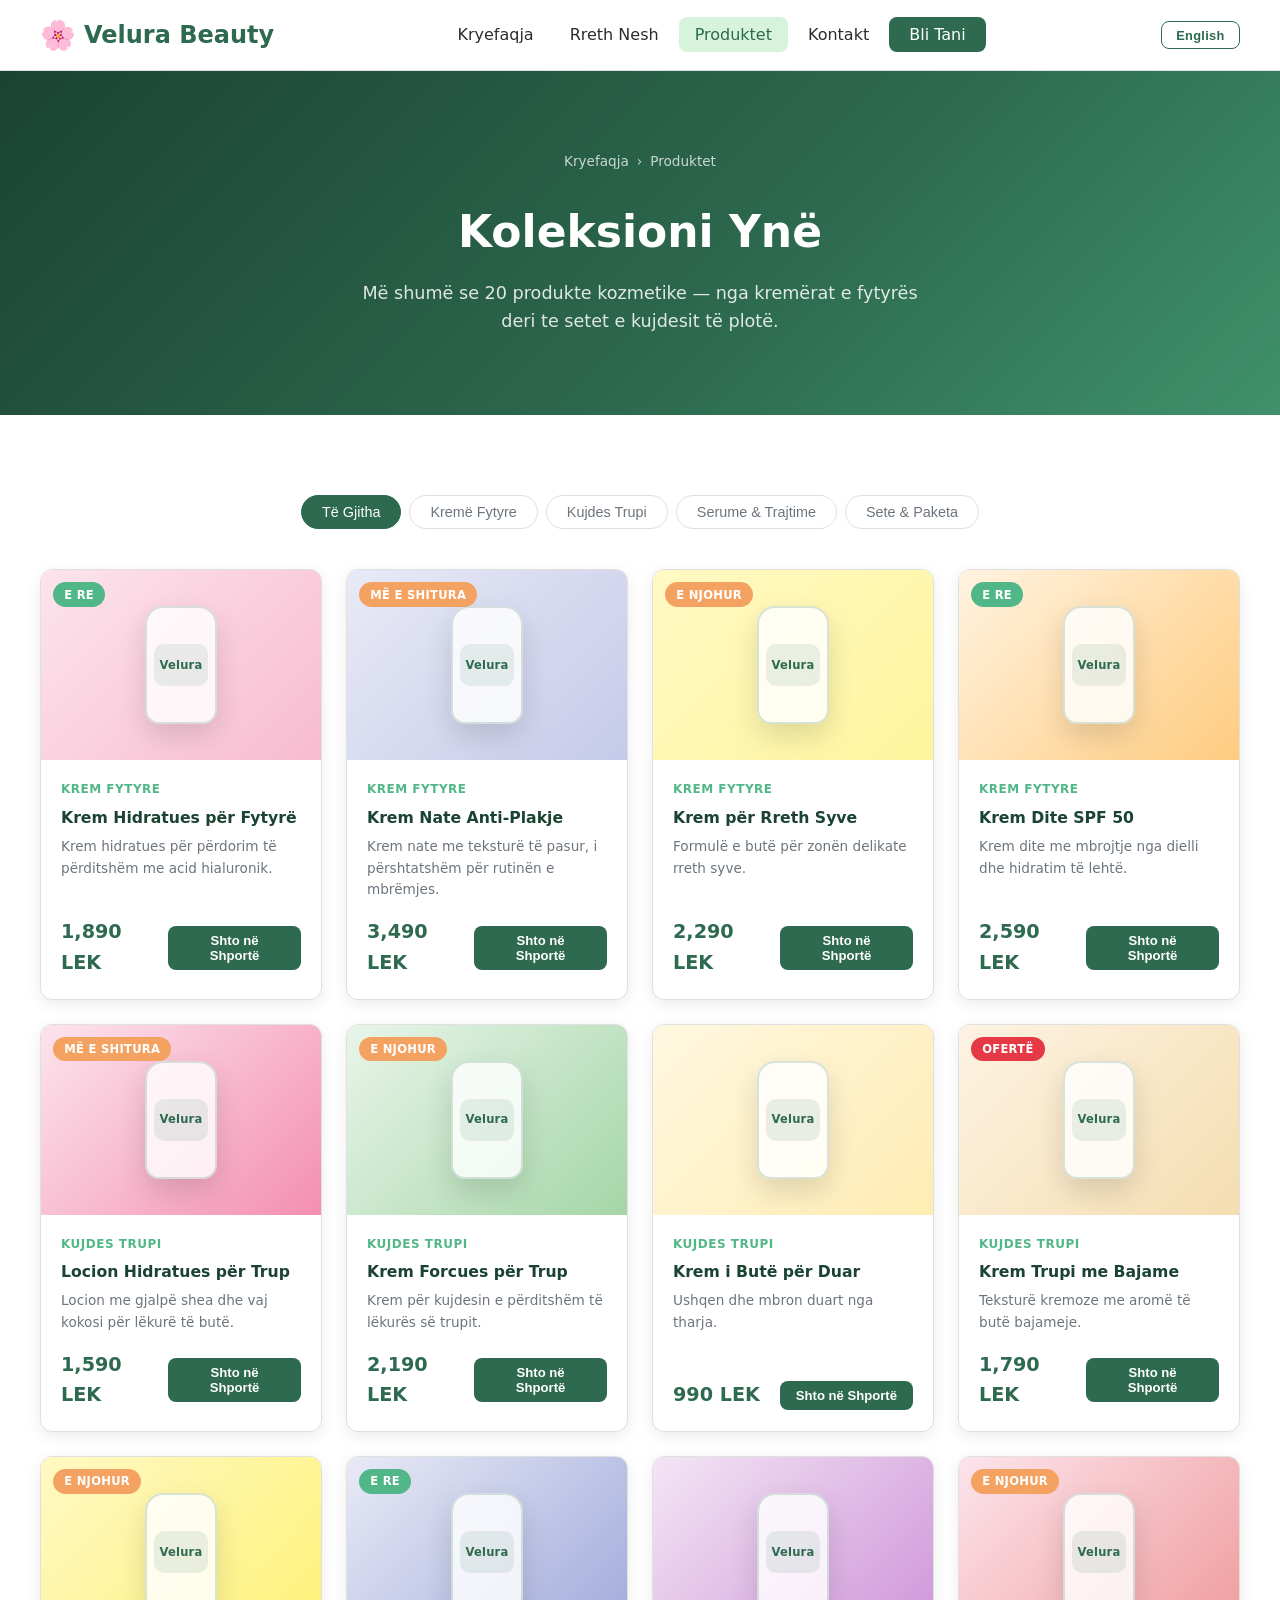
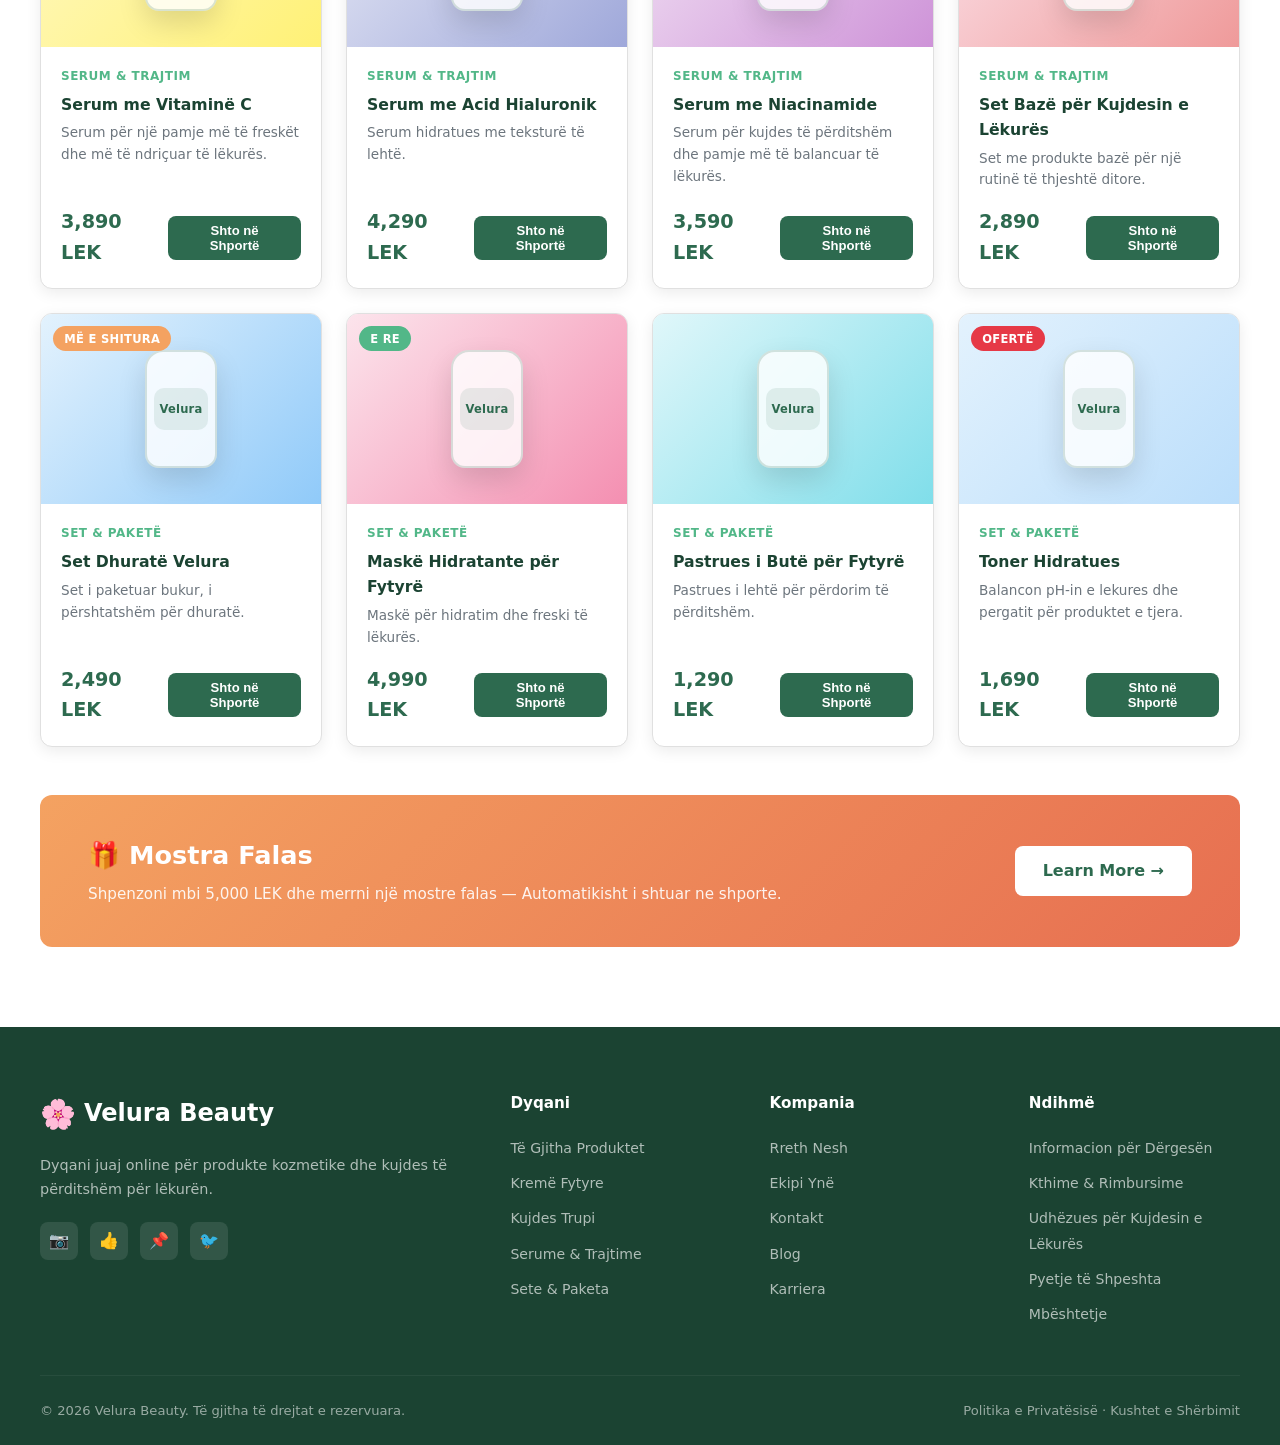
<file: products.html>
﻿<!DOCTYPE html>
<html lang="sq">
<head>
  <meta charset="UTF-8" />
  <meta name="viewport" content="width=device-width, initial-scale=1.0" />
  <meta name="description" content="Shfleto koleksionin e plotë të Velura Beauty — kremë fytyre, kujdes trupi, serumet dhe setë premium kozmetike." />
  <title>Produktet – Velura Beauty</title>
  <link rel="stylesheet" href="style.css" />
</head>
<body>

  <!-- ===================== NAVBAR ===================== -->
  <nav class="navbar">
    <div class="navbar-inner">
      <a href="index.html" class="logo">
        <span class="logo-icon">&#x1F338;</span> Velura Beauty
      </a>
      <ul class="nav-links" id="navLinks">
        <li><a href="index.html" data-i18n="nav.home">Kryefaqja</a></li>
        <li><a href="about.html" data-i18n="nav.about">Rreth Nesh</a></li>
        <li><a href="products.html" class="active" data-i18n="nav.products">Produktet</a></li>
        <li><a href="contact.html" data-i18n="nav.contact">Kontakt</a></li>
        <li><a href="products.html" class="nav-cta" data-i18n="nav.shop">Bli Tani</a></li>
      </ul>
      <button id="langToggle" class="lang-toggle" onclick="toggleLanguage()">English</button>
      <div class="hamburger" id="hamburger" onclick="toggleNav()">
        <span></span><span></span><span></span>
      </div>
    </div>
  </nav>

  <!-- ===================== PAGE HERO ===================== -->
  <section class="page-hero">
    <div class="breadcrumb">
      <a href="index.html" data-i18n="breadcrumb.home">Kryefaqja</a> <span>›</span> <span data-i18n="prod.hero.bc">Produktet</span>
    </div>
    <h1 data-i18n="prod.hero.title">Koleksioni Ynë</h1>
    <p data-i18n="prod.hero.desc">Me shume se 20 produktë premium kozmetike — nga kremëra fytyre deri tek setet e kujdesit të plotë.</p>
  </section>

  <!-- ===================== PRODUCT CATALOGUE ===================== -->
  <section class="section">
    <div class="container">

      <!-- Filter Tabs -->
      <div class="filter-tabs" id="filterTabs">
        <button class="filter-tab active" data-filter="all" data-i18n="prod.filter.all">Të Gjitha</button>
        <button class="filter-tab" data-filter="indoor" data-i18n="prod.filter.indoor">Krem Fytyre</button>
        <button class="filter-tab" data-filter="succulent" data-i18n="prod.filter.succulent">Kujdes Trupi</button>
        <button class="filter-tab" data-filter="flowering" data-i18n="prod.filter.flowering">Serum &amp; Trajtim</button>
        <button class="filter-tab" data-filter="accessory" data-i18n="prod.filter.accessory">Set &amp; Paketë</button>
      </div>

      <!-- Produktet Grid -->
      <div class="products-grid" id="productsGrid">
        <!-- Kremëra Fytyre -->
        <div class="product-card" data-category="indoor">
          <div class="product-image" style="background: linear-gradient(135deg, #fce4ec, #f8bbd0);">
            &#x1F9F4;
            <span class="product-badge new" data-i18n="badge.new">E Re</span>
          </div>
          <div class="product-info">
            <div class="product-category" data-i18n="prod.cat.indoor">Krem Fytyre</div>
            <h3 data-i18n="prod.p1.name">Krem Hidratues për Fytyre</h3>
            <p data-i18n="prod.p1.desc">Hidratim i thellë 24 ore me acid hialulonik.</p>
            <div class="product-footer">
              <span class="product-price">1,890 LEK</span>
              <button class="add-to-cart" data-i18n="btn.add_cart">Shto ne Shportë</button>
            </div>
          </div>
        </div>

        <div class="product-card" data-category="indoor">
          <div class="product-image" style="background: linear-gradient(135deg, #e8eaf6, #c5cae9);">
            &#x2728;
            <span class="product-badge" data-i18n="badge.bestseller">Me e Shitura</span>
          </div>
          <div class="product-info">
            <div class="product-category" data-i18n="prod.cat.indoor">Krem Fytyre</div>
            <h3 data-i18n="prod.p2.name">Krem Natë Anti-Plakje</h3>
            <p data-i18n="prod.p2.desc">Rigjenerim i natës me retinol dhe peptide.</p>
            <div class="product-footer">
              <span class="product-price">3,490 LEK</span>
              <button class="add-to-cart" data-i18n="btn.add_cart">Shto ne Shportë</button>
            </div>
          </div>
        </div>

        <div class="product-card" data-category="indoor">
          <div class="product-image" style="background: linear-gradient(135deg, #fff9c4, #fff59d);">
            &#x1F441;
            <span class="product-badge" data-i18n="badge.popular">E Njohur</span>
          </div>
          <div class="product-info">
            <div class="product-category" data-i18n="prod.cat.indoor">Krem Fytyre</div>
            <h3 data-i18n="prod.p3.name">Krem për Rreth Sysh</h3>
            <p data-i18n="prod.p3.desc">Formula e butë për zonen delikatë rreth syve.</p>
            <div class="product-footer">
              <span class="product-price">2,290 LEK</span>
              <button class="add-to-cart" data-i18n="btn.add_cart">Shto ne Shportë</button>
            </div>
          </div>
        </div>

        <div class="product-card" data-category="indoor">
          <div class="product-image" style="background: linear-gradient(135deg, #fff3e0, #ffcc80);">
            &#x2600;
            <span class="product-badge new" data-i18n="badge.new">E Re</span>
          </div>
          <div class="product-info">
            <div class="product-category" data-i18n="prod.cat.indoor">Krem Fytyre</div>
            <h3 data-i18n="prod.p4.name">Krem Ditë SPF 50</h3>
            <p data-i18n="prod.p4.desc">Mbrojtje nga dielli dhe hidratim ne një krem.</p>
            <div class="product-footer">
              <span class="product-price">2,590 LEK</span>
              <button class="add-to-cart" data-i18n="btn.add_cart">Shto ne Shportë</button>
            </div>
          </div>
        </div>

        <!-- Kujdes Trupi -->
        <div class="product-card" data-category="succulent">
          <div class="product-image" style="background: linear-gradient(135deg, #fce4ec, #f48fb1);">
            &#x1F338;
            <span class="product-badge" data-i18n="badge.bestseller">Me e Shitura</span>
          </div>
          <div class="product-info">
            <div class="product-category" data-i18n="prod.cat.succulent">Kujdes Trupi</div>
            <h3 data-i18n="prod.p5.name">Locion Trupi Hidratues</h3>
            <p data-i18n="prod.p5.desc">Hidratim i gjatë me gjalpe shea dhe vaj kokosi.</p>
            <div class="product-footer">
              <span class="product-price">1,590 LEK</span>
              <button class="add-to-cart" data-i18n="btn.add_cart">Shto ne Shportë</button>
            </div>
          </div>
        </div>

        <div class="product-card" data-category="succulent">
          <div class="product-image" style="background: linear-gradient(135deg, #e8f5e9, #a5d6a7);">
            &#x1F4AA;
            <span class="product-badge" data-i18n="badge.popular">E Njohur</span>
          </div>
          <div class="product-info">
            <div class="product-category" data-i18n="prod.cat.succulent">Kujdes Trupi</div>
            <h3 data-i18n="prod.p6.name">Krem Trupi Forcues</h3>
            <p data-i18n="prod.p6.desc">Forcon dhe tonifikon lëkurën e trupit.</p>
            <div class="product-footer">
              <span class="product-price">2,190 LEK</span>
              <button class="add-to-cart" data-i18n="btn.add_cart">Shto ne Shportë</button>
            </div>
          </div>
        </div>

        <div class="product-card" data-category="succulent">
          <div class="product-image" style="background: linear-gradient(135deg, #fff8e1, #ffecb3);">
            &#x1F932;
          </div>
          <div class="product-info">
            <div class="product-category" data-i18n="prod.cat.succulent">Kujdes Trupi</div>
            <h3 data-i18n="prod.p7.name">Krem Duarsh i Butë</h3>
            <p data-i18n="prod.p7.desc">Ushqen dhe protekton duart nga tharia.</p>
            <div class="product-footer">
              <span class="product-price">990 LEK</span>
              <button class="add-to-cart" data-i18n="btn.add_cart">Shto ne Shportë</button>
            </div>
          </div>
        </div>

        <div class="product-card" data-category="succulent">
          <div class="product-image" style="background: linear-gradient(135deg, #fdf3e3, #f5ddb0);">
            &#x1F36F;
            <span class="product-badge sale" data-i18n="badge.sale">Ofertë</span>
          </div>
          <div class="product-info">
            <div class="product-category" data-i18n="prod.cat.succulent">Kujdes Trupi</div>
            <h3 data-i18n="prod.p8.name">Krem Trupor me Bajame</h3>
            <p data-i18n="prod.p8.desc">Teksture kremoze me arome të butë bajameje.</p>
            <div class="product-footer">
              <span class="product-price">1,790 LEK</span>
              <button class="add-to-cart" data-i18n="btn.add_cart">Shto ne Shportë</button>
            </div>
          </div>
        </div>

        <!-- Serum and Trajtim -->
        <div class="product-card" data-category="flowering">
          <div class="product-image" style="background: linear-gradient(135deg, #fff9c4, #fff176);">
            &#x2B50;
            <span class="product-badge" data-i18n="badge.popular">E Njohur</span>
          </div>
          <div class="product-info">
            <div class="product-category" data-i18n="prod.cat.flowering">Serum &amp; Trajtim</div>
            <h3 data-i18n="prod.p9.name">Serum Vitamina C</h3>
            <p data-i18n="prod.p9.desc">Ndriconi lëkurën dhe barazon tonin.</p>
            <div class="product-footer">
              <span class="product-price">3,890 LEK</span>
              <button class="add-to-cart" data-i18n="btn.add_cart">Shto ne Shportë</button>
            </div>
          </div>
        </div>

        <div class="product-card" data-category="flowering">
          <div class="product-image" style="background: linear-gradient(135deg, #e8eaf6, #9fa8da);">
            &#x1F319;
            <span class="product-badge new" data-i18n="badge.new">E Re</span>
          </div>
          <div class="product-info">
            <div class="product-category" data-i18n="prod.cat.flowering">Serum &amp; Trajtim</div>
            <h3 data-i18n="prod.p10.name">Serum Retinol</h3>
            <p data-i18n="prod.p10.desc">Trajtim intensiv anti-plakje. Retinol 0.5%.</p>
            <div class="product-footer">
              <span class="product-price">4,290 LEK</span>
              <button class="add-to-cart" data-i18n="btn.add_cart">Shto ne Shportë</button>
            </div>
          </div>
        </div>

        <div class="product-card" data-category="flowering">
          <div class="product-image" style="background: linear-gradient(135deg, #f3e5f5, #ce93d8);">
            &#x1F48E;
          </div>
          <div class="product-info">
            <div class="product-category" data-i18n="prod.cat.flowering">Serum &amp; Trajtim</div>
            <h3 data-i18n="prod.p11.name">Serum Kollagjen &amp; Peptide</h3>
            <p data-i18n="prod.p11.desc">Forcon lëkurën dhe redukton humbjen e elasticitetit.</p>
            <div class="product-footer">
              <span class="product-price">3,590 LEK</span>
              <button class="add-to-cart" data-i18n="btn.add_cart">Shto ne Shportë</button>
            </div>
          </div>
        </div>

        <div class="product-card" data-category="flowering">
          <div class="product-image" style="background: linear-gradient(135deg, #fce4ec, #ef9a9a);">
            &#x1F4AB;
            <span class="product-badge" data-i18n="badge.popular">E Njohur</span>
          </div>
          <div class="product-info">
            <div class="product-category" data-i18n="prod.cat.flowering">Serum &amp; Trajtim</div>
            <h3 data-i18n="prod.p12.name">Maska Natë Rigjeneruese</h3>
            <p data-i18n="prod.p12.desc">Trajtim intensiv gjatë gjumit me melatonin.</p>
            <div class="product-footer">
              <span class="product-price">2,890 LEK</span>
              <button class="add-to-cart" data-i18n="btn.add_cart">Shto ne Shportë</button>
            </div>
          </div>
        </div>

        <!-- Set and Paketë -->
        <div class="product-card" data-category="accessory">
          <div class="product-image" style="background: linear-gradient(135deg, #e3f2fd, #90caf9);">
            &#x1F9FC;
            <span class="product-badge" data-i18n="badge.bestseller">Me e Shitura</span>
          </div>
          <div class="product-info">
            <div class="product-category" data-i18n="prod.cat.accessory">Set &amp; Paketë</div>
            <h3 data-i18n="prod.p13.name">Set Pastrimi i Plote</h3>
            <p data-i18n="prod.p13.desc">Set tre produktesh: shkume pastrimi, uje mikellar dhe tonik.</p>
            <div class="product-footer">
              <span class="product-price">2,490 LEK</span>
              <button class="add-to-cart" data-i18n="btn.add_cart">Shto ne Shportë</button>
            </div>
          </div>
        </div>

        <div class="product-card" data-category="accessory">
          <div class="product-image" style="background: linear-gradient(135deg, #fce4ec, #f48fb1);">
            &#x1F381;
            <span class="product-badge new" data-i18n="badge.new">E Re</span>
          </div>
          <div class="product-info">
            <div class="product-category" data-i18n="prod.cat.accessory">Set &amp; Paketë</div>
            <h3 data-i18n="prod.p14.name">Kit i Plotë Kujdesi</h3>
            <p data-i18n="prod.p14.desc">Gjitheska për rutinen tuaj: krem ditë, krem nate, serum dhe locion trupi.</p>
            <div class="product-footer">
              <span class="product-price">4,990 LEK</span>
              <button class="add-to-cart" data-i18n="btn.add_cart">Shto ne Shportë</button>
            </div>
          </div>
        </div>

        <div class="product-card" data-category="accessory">
          <div class="product-image" style="background: linear-gradient(135deg, #e0f7fa, #80deea);">
            &#x1F4A6;
          </div>
          <div class="product-info">
            <div class="product-category" data-i18n="prod.cat.accessory">Set &amp; Paketë</div>
            <h3 data-i18n="prod.p15.name">Shkume Pastrimi Delikate</h3>
            <p data-i18n="prod.p15.desc">Pastron me butesi pa thare lëkurën. Me aloe vera.</p>
            <div class="product-footer">
              <span class="product-price">1,290 LEK</span>
              <button class="add-to-cart" data-i18n="btn.add_cart">Shto ne Shportë</button>
            </div>
          </div>
        </div>

        <div class="product-card" data-category="accessory">
          <div class="product-image" style="background: linear-gradient(135deg, #e3f2fd, #bbdefb);">
            &#x1F4A7;
            <span class="product-badge sale" data-i18n="badge.sale">Ofertë</span>
          </div>
          <div class="product-info">
            <div class="product-category" data-i18n="prod.cat.accessory">Set &amp; Paketë</div>
            <h3 data-i18n="prod.p16.name">Toner Hidratues</h3>
            <p data-i18n="prod.p16.desc">Balancon pH-in e lekures dhe pergatit për produktet e tjera.</p>
            <div class="product-footer">
              <span class="product-price">1,690 LEK</span>
              <button class="add-to-cart" data-i18n="btn.add_cart">Shto ne Shportë</button>
            </div>
          </div>
        </div>

            </div><!-- /products-grid -->

      <!-- Promo Banner -->
      <div class="promo-banner">
        <div>
          <h3 data-i18n="prod.promo.title">🎁 Mostra Falas</h3>
          <p data-i18n="prod.promo.desc">Shpenzoni mbi 5,000 LEK dhe merrni një mostre falas — Automatikisht i shtuar ne shporte.</p>
        </div>
        <a href="contact.html" class="btn btn-white" data-i18n="prod.promo.btn">Learn More →</a>
      </div>

    </div>
  </section>

  <!-- ===================== FOOTER ===================== -->
  <footer class="footer">
    <div class="footer-grid">
      <div class="footer-brand">
        <a href="index.html" class="logo" style="margin-bottom: 1rem; display: inline-flex;">
          <span class="logo-icon">&#x1F338;</span> Velura Beauty
        </a>
        <p data-i18n="footer.desc">Your trusted online destination for beautiful Krem Fytyre. We help you creatë a greener, healthier, happier home — behet i thjeshtë dhe i kendshem.</p>
        <div class="social-links">
          <a href="#" class="social-link" aria-label="Instagram">📷</a>
          <a href="#" class="social-link" aria-label="Facebook">👍</a>
          <a href="#" class="social-link" aria-label="Pinterest">📌</a>
          <a href="#" class="social-link" aria-label="Twitter">🐦</a>
        </div>
      </div>
      <div class="footer-col">
        <h4 data-i18n="footer.shop">Shop</h4>
        <ul>
          <li><a href="products.html" data-i18n="footer.all_plants">Të Gjitha Produktet</a></li>
          <li><a href="products.html" data-i18n="footer.indoor">Kreme Fytyre</a></li>
          <li><a href="products.html" data-i18n="footer.succulents">Kujdes Trupi</a></li>
          <li><a href="products.html" data-i18n="footer.flowering">Serumet &amp; Trajtimet</a></li>
          <li><a href="products.html" data-i18n="footer.accessories">Setë &amp; Paketa</a></li>
        </ul>
      </div>
      <div class="footer-col">
        <h4 data-i18n="footer.company">Kompania</h4>
        <ul>
          <li><a href="about.html" data-i18n="footer.about">Rreth Nesh Us</a></li>
          <li><a href="about.html" data-i18n="footer.team">Ekipi Ynë</a></li>
          <li><a href="contact.html" data-i18n="footer.contact">Kontakt</a></li>
          <li><a href="#" data-i18n="footer.blog">Blog</a></li>
          <li><a href="#" data-i18n="footer.careers">Careers</a></li>
        </ul>
      </div>
      <div class="footer-col">
        <h4 data-i18n="footer.help">Ndihmë</h4>
        <ul>
          <li><a href="#" data-i18n="footer.shipping">Info Dërgimi</a></li>
          <li><a href="#" data-i18n="footer.returns">Kthime &amp; Rimbursime</a></li>
          <li><a href="#" data-i18n="footer.care_guide">Udhëzues Lëkure</a></li>
          <li><a href="#" data-i18n="footer.faq">FAQ</a></li>
          <li><a href="contact.html" data-i18n="footer.support">Mbështetje</a></li>
        </ul>
      </div>
    </div>
    <div class="footer-bottom">
      <p data-i18n="footer.copy">© 2026 Velura Beauty. Të gjitha të drejtat e rezervuara.</p>
      <p data-i18n="footer.legal">Politika e Privatësisë · Kushtet e Shërbimit</p>
    </div>
  </footer>

  <script src="lang.js"></script>
  <script>
    function toggleNav() {
      document.getElementById('navLinks').classList.toggle('open');
    }

    // Category filter
    const tabs = document.querySelectorAll('.filter-tab');
    const cards = document.querySelectorAll('#productsGrid .product-card');

    tabs.forEach(tab => {
      tab.addEventListener('click', () => {
        tabs.forEach(t => t.classList.remove('active'));
        tab.classList.add('active');

        const filter = tab.dataset.filter;
        cards.forEach(card => {
          if (filter === 'all' || card.dataset.category === filter) {
            card.style.display = 'flex';
          } else {
            card.style.display = 'none';
          }
        });
      });
    });

    // Add to cart feedback
    document.querySelectorAll('.add-to-cart').forEach(btn => {
      btn.addEventListener('click', function () {
        this.textContent = t('btn.added');
        this.style.background = '#52b788';
        setTimeout(() => { this.textContent = t('btn.add_cart'); this.style.background = ''; }, 1500);
      });
    });
  </script>

</body>
</html>
</file>
<file: style.css>
/* ============================================================
   Velura Beauty — Main Stylesheet
   ============================================================ */

/* === RESET & BASE === */
*,
*::before,
*::after {
  box-sizing: border-box;
  margin: 0;
  padding: 0;
}

:root {
  --primary: #2d6a4f;
  --secondary: #52b788;
  --light-green: #d8f3dc;
  --accent: #f4a261;
  --dark: #1b4332;
  --white: #ffffff;
  --gray: #6c757d;
  --light-gray: #f8f9fa;
  --text: #2c2c2c;
  --border: #e0e0e0;
  --shadow: 0 4px 15px rgba(0, 0, 0, 0.08);
  --shadow-hover: 0 8px 30px rgba(0, 0, 0, 0.15);
  --radius: 12px;
  --transition: all 0.3s ease;
}

html {
  scroll-behavior: smooth;
}

body {
  font-family:
    "Segoe UI",
    system-ui,
    -apple-system,
    sans-serif;
  color: var(--text);
  background: var(--white);
  line-height: 1.6;
}

a {
  text-decoration: none;
  color: inherit;
}
img {
  max-width: 100%;
  display: block;
}
ul {
  list-style: none;
}

/* ============================================================
   NAVIGATION
   ============================================================ */
.navbar {
  position: sticky;
  top: 0;
  z-index: 1000;
  background: rgba(255, 255, 255, 0.96);
  backdrop-filter: blur(10px);
  border-bottom: 1px solid var(--border);
  padding: 0 2rem;
}

.navbar-inner {
  max-width: 1200px;
  margin: 0 auto;
  display: flex;
  align-items: center;
  justify-content: space-between;
  height: 70px;
}

.logo {
  display: flex;
  align-items: center;
  gap: 0.5rem;
  font-size: 1.5rem;
  font-weight: 700;
  color: var(--primary);
}

.logo-icon {
  font-size: 1.8rem;
}

.nav-links {
  display: flex;
  gap: 0.25rem;
  align-items: center;
}

.nav-links a {
  padding: 0.5rem 1rem;
  border-radius: 8px;
  font-weight: 500;
  color: var(--text);
  transition: var(--transition);
}

.nav-links a:hover,
.nav-links a.active {
  background: var(--light-green);
  color: var(--primary);
}

.nav-cta {
  background: var(--primary) !important;
  color: var(--white) !important;
  padding: 0.5rem 1.25rem !important;
  border-radius: 8px !important;
}

.nav-cta:hover {
  background: var(--dark) !important;
}

.hamburger {
  display: none;
  flex-direction: column;
  gap: 5px;
  cursor: pointer;
  padding: 5px;
}

.hamburger span {
  display: block;
  width: 25px;
  height: 2px;
  background: var(--text);
  border-radius: 2px;
  transition: var(--transition);
}

/* Language Toggle Button */
.lang-toggle {
  padding: 0.35rem 0.9rem;
  border-radius: 8px;
  border: 1.5px solid var(--primary);
  background: transparent;
  color: var(--primary);
  font-size: 0.8rem;
  font-weight: 700;
  cursor: pointer;
  transition: var(--transition);
  letter-spacing: 0.3px;
  margin-left: 0.5rem;
  white-space: nowrap;
}

.lang-toggle:hover {
  background: var(--primary);
  color: white;
}

/* ============================================================
   BUTTONS
   ============================================================ */
.btn {
  display: inline-flex;
  align-items: center;
  gap: 0.5rem;
  padding: 0.75rem 1.75rem;
  border-radius: 8px;
  font-size: 1rem;
  font-weight: 600;
  cursor: pointer;
  border: none;
  transition: var(--transition);
  text-decoration: none;
}

.btn-primary {
  background: var(--primary);
  color: var(--white);
}
.btn-primary:hover {
  background: var(--dark);
  transform: translateY(-2px);
  box-shadow: 0 6px 20px rgba(45, 106, 79, 0.4);
}

.btn-secondary {
  background: transparent;
  color: var(--white);
  border: 2px solid var(--white);
}
.btn-secondary:hover {
  background: var(--white);
  color: var(--primary);
  transform: translateY(-2px);
}

.btn-accent {
  background: var(--accent);
  color: var(--white);
}
.btn-accent:hover {
  background: #e08840;
  transform: translateY(-2px);
}

.btn-outline {
  background: transparent;
  color: var(--primary);
  border: 2px solid var(--primary);
}
.btn-outline:hover {
  background: var(--primary);
  color: var(--white);
  transform: translateY(-2px);
}

.btn-white {
  background: var(--white);
  color: var(--primary);
}
.btn-white:hover {
  background: var(--light-green);
  transform: translateY(-2px);
}

/* ============================================================
   LAYOUT HELPERS
   ============================================================ */
.section {
  padding: 5rem 2rem;
}
.section-light {
  background: var(--light-gray);
}
.section-green {
  background: var(--light-green);
}

.container {
  max-width: 1200px;
  margin: 0 auto;
}

.section-header {
  text-align: center;
  margin-bottom: 3rem;
}

.section-label {
  display: inline-block;
  background: var(--light-green);
  color: var(--primary);
  padding: 0.3rem 1rem;
  border-radius: 50px;
  font-size: 0.82rem;
  font-weight: 700;
  letter-spacing: 1px;
  text-transform: uppercase;
  margin-bottom: 0.75rem;
}

.section-header h2 {
  font-size: 2.25rem;
  font-weight: 700;
  color: var(--dark);
  margin-bottom: 1rem;
}

.section-header p {
  color: var(--gray);
  font-size: 1.05rem;
  max-width: 600px;
  margin: 0 auto;
}

/* ============================================================
   HERO — HOMEPAGE
   ============================================================ */
.hero {
  min-height: 88vh;
  display: flex;
  align-items: center;
  padding: 4rem 2rem;
  position: relative;
  overflow: hidden;
}

.hero-home {
  background: linear-gradient(135deg, #1b4332 0%, #2d6a4f 55%, #40916c 100%);
}

.hero-inner {
  display: grid;
  grid-template-columns: 1fr 1fr;
  gap: 3rem;
  align-items: center;
  max-width: 1200px;
  margin: 0 auto;
  width: 100%;
}

.hero-content {
  color: white;
}

.hero-badge {
  display: inline-block;
  background: rgba(255, 255, 255, 0.15);
  backdrop-filter: blur(10px);
  border: 1px solid rgba(255, 255, 255, 0.25);
  color: white;
  padding: 0.4rem 1rem;
  border-radius: 50px;
  font-size: 0.85rem;
  font-weight: 500;
  margin-bottom: 1.5rem;
}

.hero-content h1 {
  font-size: 3.5rem;
  font-weight: 800;
  line-height: 1.15;
  margin-bottom: 1.5rem;
}

.hero-content h1 span {
  color: #95d5b2;
}

.hero-content > p {
  font-size: 1.1rem;
  opacity: 0.85;
  margin-bottom: 2rem;
  line-height: 1.75;
  max-width: 480px;
}

.hero-actions {
  display: flex;
  gap: 1rem;
  flex-wrap: wrap;
}

.hero-visual {
  display: flex;
  justify-content: center;
  align-items: center;
}

.hero-plant-display {
  width: 360px;
  height: 360px;
  background: rgba(255, 255, 255, 0.1);
  border-radius: 50%;
  display: flex;
  flex-direction: column;
  align-items: center;
  justify-content: center;
  gap: 0.75rem;
  backdrop-filter: blur(5px);
  border: 2px solid rgba(255, 255, 255, 0.15);
}

.hero-plant-emoji {
  font-size: 8rem;
  animation: float 3s ease-in-out infinite;
  line-height: 1;
}

@keyframes float {
  0%,
  100% {
    transform: translateY(0);
  }
  50% {
    transform: translateY(-14px);
  }
}

.hero-plant-display p {
  color: rgba(255, 255, 255, 0.75);
  font-size: 0.9rem;
}

.hero-stats {
  display: flex;
  gap: 2.5rem;
  margin-top: 2.5rem;
}

.hero-stat span {
  display: block;
  font-size: 1.75rem;
  font-weight: 700;
}
.hero-stat small {
  font-size: 0.82rem;
  opacity: 0.75;
}

/* ============================================================
   PAGE HERO (sub-pages)
   ============================================================ */
.page-hero {
  background: linear-gradient(135deg, #1b4332, #2d6a4f 60%, #40916c);
  padding: 5rem 2rem;
  text-align: center;
  color: white;
}

.page-hero h1 {
  font-size: 2.75rem;
  font-weight: 800;
  margin-bottom: 0.75rem;
}

.page-hero p {
  font-size: 1.1rem;
  opacity: 0.85;
  max-width: 560px;
  margin: 0 auto;
}

.breadcrumb {
  display: flex;
  align-items: center;
  justify-content: center;
  gap: 0.5rem;
  margin-bottom: 1.5rem;
  font-size: 0.85rem;
  opacity: 0.75;
}

.breadcrumb a:hover {
  text-decoration: underline;
}

/* ============================================================
   FEATURES GRID
   ============================================================ */
.features-grid {
  display: grid;
  grid-template-columns: repeat(3, 1fr);
  gap: 1.5rem;
}

.feature-card {
  background: white;
  border-radius: var(--radius);
  padding: 2rem;
  box-shadow: var(--shadow);
  text-align: center;
  transition: var(--transition);
  border: 1px solid var(--border);
}

.feature-card:hover {
  transform: translateY(-5px);
  box-shadow: var(--shadow-hover);
}

.feature-icon {
  width: 70px;
  height: 70px;
  background: var(--light-green);
  border-radius: 50%;
  display: flex;
  align-items: center;
  justify-content: center;
  font-size: 2rem;
  margin: 0 auto 1.25rem;
}

.feature-card h3 {
  font-size: 1.1rem;
  font-weight: 700;
  color: var(--dark);
  margin-bottom: 0.6rem;
}
.feature-card p {
  color: var(--gray);
  font-size: 0.9rem;
  line-height: 1.6;
}

/* ============================================================
   PRODUCT CARDS
   ============================================================ */
.products-grid {
  display: grid;
  grid-template-columns: repeat(4, 1fr);
  gap: 1.5rem;
}

.product-card {
  background: white;
  border-radius: var(--radius);
  overflow: hidden;
  box-shadow: var(--shadow);
  border: 1px solid var(--border);
  transition: var(--transition);
  display: flex;
  flex-direction: column;
}

.product-card:hover {
  transform: translateY(-5px);
  box-shadow: var(--shadow-hover);
}

.product-image {
  height: 190px;
  display: flex;
  align-items: center;
  justify-content: center;
  font-size: 4.5rem;
  position: relative;
  flex-shrink: 0;
}

.product-badge {
  position: absolute;
  top: 12px;
  left: 12px;
  background: var(--accent);
  color: white;
  padding: 0.2rem 0.7rem;
  border-radius: 50px;
  font-size: 0.72rem;
  font-weight: 700;
  letter-spacing: 0.3px;
  text-transform: uppercase;
}

.product-badge.new {
  background: var(--secondary);
}
.product-badge.sale {
  background: #e63946;
}

.product-info {
  padding: 1.25rem;
  display: flex;
  flex-direction: column;
  flex: 1;
}

.product-category {
  font-size: 0.75rem;
  color: var(--secondary);
  font-weight: 700;
  text-transform: uppercase;
  letter-spacing: 0.5px;
  margin-bottom: 0.35rem;
}

.product-info h3 {
  font-size: 0.98rem;
  font-weight: 700;
  color: var(--dark);
  margin-bottom: 0.35rem;
}
.product-info p {
  font-size: 0.85rem;
  color: var(--gray);
  margin-bottom: 1rem;
  flex: 1;
}

.product-footer {
  display: flex;
  align-items: center;
  justify-content: space-between;
}

.product-price {
  font-size: 1.2rem;
  font-weight: 700;
  color: var(--primary);
}

.add-to-cart {
  background: var(--primary);
  color: white;
  border: none;
  padding: 0.45rem 1rem;
  border-radius: 8px;
  font-size: 0.82rem;
  font-weight: 600;
  cursor: pointer;
  transition: var(--transition);
}

.add-to-cart:hover {
  background: var(--dark);
}

/* ============================================================
   FILTER TABS
   ============================================================ */
.filter-tabs {
  display: flex;
  gap: 0.5rem;
  justify-content: center;
  flex-wrap: wrap;
  margin-bottom: 2.5rem;
}

.filter-tab {
  padding: 0.5rem 1.25rem;
  border-radius: 50px;
  border: 1.5px solid var(--border);
  background: white;
  font-size: 0.9rem;
  font-weight: 500;
  cursor: pointer;
  transition: var(--transition);
  color: var(--gray);
}

.filter-tab:hover,
.filter-tab.active {
  background: var(--primary);
  color: white;
  border-color: var(--primary);
}

/* ============================================================
   STATS BAR
   ============================================================ */
.stats-bar {
  background: var(--primary);
  color: white;
  padding: 3.5rem 2rem;
}

.stats-inner {
  max-width: 1200px;
  margin: 0 auto;
  display: grid;
  grid-template-columns: repeat(4, 1fr);
  text-align: center;
  gap: 2rem;
}

.stat-item span {
  display: block;
  font-size: 2.5rem;
  font-weight: 800;
  margin-bottom: 0.2rem;
}
.stat-item p {
  opacity: 0.8;
  font-size: 0.95rem;
}

/* ============================================================
   TESTIMONIALS
   ============================================================ */
.testimonials-grid {
  display: grid;
  grid-template-columns: repeat(3, 1fr);
  gap: 1.5rem;
}

.testimonial-card {
  background: white;
  border-radius: var(--radius);
  padding: 2rem;
  box-shadow: var(--shadow);
  border: 1px solid var(--border);
  position: relative;
}

.testimonial-card::before {
  content: '"';
  position: absolute;
  top: 0.75rem;
  right: 1.5rem;
  font-size: 4.5rem;
  color: var(--light-green);
  font-family: Georgia, serif;
  line-height: 1;
}

.stars {
  color: #f9b70a;
  margin-bottom: 0.9rem;
  font-size: 1rem;
  letter-spacing: 1px;
}

.testimonial-card p {
  color: var(--gray);
  font-style: italic;
  margin-bottom: 1.5rem;
  line-height: 1.7;
  font-size: 0.95rem;
}

.testimonial-author {
  display: flex;
  align-items: center;
  gap: 0.75rem;
}

.author-avatar {
  width: 44px;
  height: 44px;
  border-radius: 50%;
  display: flex;
  align-items: center;
  justify-content: center;
  font-size: 1.1rem;
  font-weight: 700;
  color: white;
  flex-shrink: 0;
}

.author-info span {
  display: block;
  font-weight: 600;
  font-size: 0.92rem;
  color: var(--dark);
}
.author-info small {
  color: var(--gray);
  font-size: 0.78rem;
}

/* ============================================================
   NEWSLETTER
   ============================================================ */
.newsletter {
  background: linear-gradient(135deg, #1b4332, #2d6a4f);
  color: white;
  text-align: center;
  padding: 5rem 2rem;
}

.newsletter h2 {
  font-size: 2rem;
  margin-bottom: 0.75rem;
}
.newsletter > p {
  opacity: 0.85;
  margin-bottom: 2rem;
  font-size: 1.05rem;
}

.newsletter-form {
  display: flex;
  gap: 0.75rem;
  max-width: 500px;
  margin: 0 auto;
}

.newsletter-form input {
  flex: 1;
  padding: 0.8rem 1.25rem;
  border-radius: 8px;
  border: none;
  font-size: 1rem;
  outline: none;
  color: var(--text);
}

/* ============================================================
   PROMO BANNER
   ============================================================ */
.promo-banner {
  background: linear-gradient(135deg, var(--accent), #e76f51);
  color: white;
  border-radius: var(--radius);
  padding: 2.5rem 3rem;
  display: flex;
  align-items: center;
  justify-content: space-between;
  gap: 2rem;
  margin-top: 3rem;
}

.promo-banner h3 {
  font-size: 1.6rem;
  font-weight: 700;
  margin-bottom: 0.4rem;
}
.promo-banner p {
  opacity: 0.9;
  font-size: 0.95rem;
}

/* ============================================================
   ABOUT PAGE
   ============================================================ */
.about-story {
  display: grid;
  grid-template-columns: 1fr 1fr;
  gap: 4rem;
  align-items: center;
}

.about-visual {
  background: linear-gradient(145deg, #d8f3dc, #b7e4c7);
  border-radius: 20px;
  height: 430px;
  display: flex;
  flex-direction: column;
  align-items: center;
  justify-content: center;
  gap: 1.25rem;
  position: relative;
  overflow: hidden;
}

.about-visual::before {
  content: "";
  position: absolute;
  width: 260px;
  height: 260px;
  background: rgba(82, 183, 136, 0.15);
  border-radius: 50%;
  top: 10%;
  right: -10%;
}

.about-visual-emoji {
  font-size: 6.5rem;
  position: relative;
  z-index: 1;
}
.about-visual p {
  font-size: 1rem;
  font-weight: 600;
  color: var(--primary);
  position: relative;
  z-index: 1;
}

.about-content .section-label {
  margin-bottom: 0.75rem;
}

.about-content h2 {
  font-size: 2.2rem;
  font-weight: 700;
  color: var(--dark);
  margin-bottom: 1.25rem;
  line-height: 1.3;
}

.about-content p {
  color: var(--gray);
  margin-bottom: 0.9rem;
  line-height: 1.75;
}

.about-highlights {
  display: grid;
  grid-template-columns: 1fr 1fr;
  gap: 1rem;
  margin-top: 1.75rem;
}

.highlight-item {
  display: flex;
  align-items: flex-start;
  gap: 0.75rem;
}

.highlight-icon {
  width: 36px;
  height: 36px;
  background: var(--light-green);
  border-radius: 50%;
  display: flex;
  align-items: center;
  justify-content: center;
  font-size: 1rem;
  flex-shrink: 0;
}

.highlight-item h4 {
  font-size: 0.9rem;
  font-weight: 700;
  color: var(--dark);
  margin-bottom: 0.15rem;
}
.highlight-item p {
  font-size: 0.82rem;
  color: var(--gray);
  margin: 0;
}

/* === VALUES === */
.values-grid {
  display: grid;
  grid-template-columns: repeat(4, 1fr);
  gap: 1.5rem;
}

.value-card {
  text-align: center;
  padding: 2rem 1.5rem;
  background: white;
  border-radius: var(--radius);
  box-shadow: var(--shadow);
  border: 1px solid var(--border);
  transition: var(--transition);
}

.value-card:hover {
  transform: translateY(-4px);
  box-shadow: var(--shadow-hover);
  border-color: var(--secondary);
}

.value-icon {
  font-size: 2.5rem;
  margin-bottom: 1rem;
}
.value-card h3 {
  font-size: 1.05rem;
  font-weight: 700;
  color: var(--dark);
  margin-bottom: 0.6rem;
}
.value-card p {
  color: var(--gray);
  font-size: 0.875rem;
  line-height: 1.6;
}

/* === TEAM === */
.team-grid {
  display: grid;
  grid-template-columns: repeat(3, 1fr);
  gap: 2rem;
}

.team-card {
  background: white;
  border-radius: var(--radius);
  overflow: hidden;
  box-shadow: var(--shadow);
  border: 1px solid var(--border);
  text-align: center;
  transition: var(--transition);
}

.team-card:hover {
  transform: translateY(-5px);
  box-shadow: var(--shadow-hover);
}

.team-photo {
  height: 185px;
  display: flex;
  align-items: center;
  justify-content: center;
  font-size: 4.5rem;
}

.team-info {
  padding: 1.5rem;
}
.team-info h3 {
  font-size: 1.1rem;
  font-weight: 700;
  color: var(--dark);
  margin-bottom: 0.25rem;
}
.team-role {
  color: var(--secondary);
  font-size: 0.84rem;
  font-weight: 600;
  margin-bottom: 0.75rem;
}
.team-info > p {
  color: var(--gray);
  font-size: 0.875rem;
  line-height: 1.6;
}

/* ============================================================
   CONTACT PAGE
   ============================================================ */
.contact-grid {
  display: grid;
  grid-template-columns: 1fr 1.6fr;
  gap: 3rem;
  align-items: start;
}

.contact-info-cards {
  display: flex;
  flex-direction: column;
  gap: 1.25rem;
}

.contact-card {
  background: white;
  border-radius: var(--radius);
  padding: 1.5rem;
  box-shadow: var(--shadow);
  border: 1px solid var(--border);
  display: flex;
  gap: 1rem;
  align-items: flex-start;
  transition: var(--transition);
}

.contact-card:hover {
  border-color: var(--secondary);
  transform: translateX(4px);
}

.contact-card-icon {
  width: 50px;
  height: 50px;
  background: var(--light-green);
  border-radius: 12px;
  display: flex;
  align-items: center;
  justify-content: center;
  font-size: 1.4rem;
  flex-shrink: 0;
}

.contact-card h4 {
  font-weight: 700;
  color: var(--dark);
  margin-bottom: 0.3rem;
  font-size: 0.95rem;
}
.contact-card p {
  color: var(--gray);
  font-size: 0.88rem;
  line-height: 1.5;
}

/* === FORM === */
.contact-form-card {
  background: white;
  border-radius: var(--radius);
  padding: 2.5rem;
  box-shadow: var(--shadow);
  border: 1px solid var(--border);
}

.contact-form-card h3 {
  font-size: 1.5rem;
  font-weight: 700;
  color: var(--dark);
  margin-bottom: 0.4rem;
}
.contact-form-card > p {
  color: var(--gray);
  margin-bottom: 2rem;
  font-size: 0.92rem;
}

.form-row {
  display: grid;
  grid-template-columns: 1fr 1fr;
  gap: 1rem;
}

.form-group {
  margin-bottom: 1.25rem;
}

.form-group label {
  display: block;
  font-weight: 600;
  font-size: 0.88rem;
  color: var(--dark);
  margin-bottom: 0.4rem;
}

.form-group input,
.form-group select,
.form-group textarea {
  width: 100%;
  padding: 0.75rem 1rem;
  border: 1.5px solid var(--border);
  border-radius: 8px;
  font-size: 0.95rem;
  font-family: inherit;
  transition: var(--transition);
  outline: none;
  color: var(--text);
  background: white;
}

.form-group input:focus,
.form-group select:focus,
.form-group textarea:focus {
  border-color: var(--secondary);
  box-shadow: 0 0 0 3px rgba(82, 183, 136, 0.15);
}

.form-group textarea {
  resize: vertical;
  min-height: 120px;
}

/* === FAQ === */
.faq-list {
  max-width: 800px;
  margin: 0 auto;
}

.faq-item {
  background: white;
  border-radius: var(--radius);
  border: 1px solid var(--border);
  margin-bottom: 1rem;
  overflow: hidden;
}

.faq-question {
  padding: 1.25rem 1.5rem;
  font-weight: 600;
  color: var(--dark);
  cursor: pointer;
  display: flex;
  justify-content: space-between;
  align-items: center;
  transition: var(--transition);
}

.faq-question:hover {
  background: var(--light-gray);
}
.faq-question span {
  font-size: 1.25rem;
  transition: var(--transition);
  color: var(--primary);
}

.faq-answer {
  padding: 0 1.5rem 1.25rem;
  color: var(--gray);
  font-size: 0.92rem;
  line-height: 1.7;
  display: none;
}

.faq-item.open .faq-answer {
  display: block;
}
.faq-item.open .faq-question span {
  transform: rotate(45deg);
}
.faq-item.open .faq-question {
  color: var(--primary);
}

/* ============================================================
   MAP PLACEHOLDER
   ============================================================ */
.map-placeholder {
  background: linear-gradient(135deg, var(--light-green), #b7e4c7);
  border-radius: var(--radius);
  height: 280px;
  display: flex;
  flex-direction: column;
  align-items: center;
  justify-content: center;
  gap: 0.6rem;
  color: var(--primary);
  border: 1px solid var(--border);
  margin-top: 1.5rem;
}

.map-icon {
  font-size: 3rem;
}
.map-placeholder h4 {
  font-size: 1.05rem;
  font-weight: 700;
}
.map-placeholder p {
  font-size: 0.88rem;
  opacity: 0.8;
}

/* ============================================================
   FOOTER
   ============================================================ */
.footer {
  background: var(--dark);
  color: white;
  padding: 4rem 2rem 0;
}

.footer-grid {
  max-width: 1200px;
  margin: 0 auto;
  display: grid;
  grid-template-columns: 2fr 1fr 1fr 1fr;
  gap: 3rem;
  padding-bottom: 3rem;
}

.footer-brand .logo {
  color: white;
  margin-bottom: 1rem;
}

.footer-brand p {
  opacity: 0.65;
  font-size: 0.9rem;
  line-height: 1.7;
  margin-bottom: 1.25rem;
}

.social-links {
  display: flex;
  gap: 0.75rem;
}

.social-link {
  width: 38px;
  height: 38px;
  background: rgba(255, 255, 255, 0.1);
  border-radius: 8px;
  display: flex;
  align-items: center;
  justify-content: center;
  transition: var(--transition);
  font-size: 1rem;
}

.social-link:hover {
  background: var(--secondary);
}

.footer-col h4 {
  font-size: 0.95rem;
  font-weight: 700;
  margin-bottom: 1.25rem;
}

.footer-col ul {
  display: flex;
  flex-direction: column;
  gap: 0.6rem;
}

.footer-col ul li a {
  opacity: 0.65;
  font-size: 0.88rem;
  transition: var(--transition);
}

.footer-col ul li a:hover {
  opacity: 1;
  color: var(--secondary);
}

.footer-bottom {
  max-width: 1200px;
  margin: 0 auto;
  padding: 1.5rem 0;
  border-top: 1px solid rgba(255, 255, 255, 0.1);
  display: flex;
  align-items: center;
  justify-content: space-between;
  font-size: 0.82rem;
  opacity: 0.55;
}

/* ============================================================
   RESPONSIVE
   ============================================================ */
@media (max-width: 1024px) {
  .products-grid {
    grid-template-columns: repeat(3, 1fr);
  }
  .values-grid {
    grid-template-columns: repeat(2, 1fr);
  }
  .footer-grid {
    grid-template-columns: 1fr 1fr;
    gap: 2rem;
  }
}

@media (max-width: 768px) {
  .nav-links {
    display: none;
    position: fixed;
    top: 70px;
    left: 0;
    right: 0;
    background: white;
    border-bottom: 1px solid var(--border);
    padding: 1rem;
    flex-direction: column;
    box-shadow: 0 10px 30px rgba(0, 0, 0, 0.1);
  }
  .nav-links.open {
    display: flex;
  }
  .hamburger {
    display: flex;
  }

  .hero-inner {
    grid-template-columns: 1fr;
    text-align: center;
  }
  .hero-content h1 {
    font-size: 2.5rem;
  }
  .hero-actions {
    justify-content: center;
  }
  .hero-stats {
    justify-content: center;
  }
  .hero-visual {
    display: none;
  }
  .hero-content > p {
    max-width: 100%;
  }

  .features-grid {
    grid-template-columns: 1fr;
  }
  .testimonials-grid {
    grid-template-columns: 1fr;
  }
  .products-grid {
    grid-template-columns: repeat(2, 1fr);
  }

  .about-story {
    grid-template-columns: 1fr;
  }
  .about-visual {
    height: 250px;
  }
  .about-highlights {
    grid-template-columns: 1fr;
  }
  .values-grid {
    grid-template-columns: 1fr 1fr;
  }
  .team-grid {
    grid-template-columns: 1fr;
  }

  .contact-grid {
    grid-template-columns: 1fr;
  }
  .form-row {
    grid-template-columns: 1fr;
  }

  .promo-banner {
    flex-direction: column;
    text-align: center;
  }
  .stats-inner {
    grid-template-columns: repeat(2, 1fr);
  }
  .footer-grid {
    grid-template-columns: 1fr;
  }
  .footer-bottom {
    flex-direction: column;
    gap: 0.4rem;
    text-align: center;
  }
  .newsletter-form {
    flex-direction: column;
  }
  .section-header h2 {
    font-size: 1.85rem;
  }
  .page-hero h1 {
    font-size: 2.1rem;
  }
}

@media (max-width: 480px) {
  .products-grid {
    grid-template-columns: 1fr;
  }
  .values-grid {
    grid-template-columns: 1fr;
  }
}


/* ============================================================
   PRODUCT MOCKUPS — replaces emoji-only product visuals
   ============================================================ */
.product-image {
  font-size: 0;
}

.product-image::before {
  content: "";
  width: 72px;
  height: 118px;
  border-radius: 18px 18px 14px 14px;
  background: rgba(255, 255, 255, 0.82);
  border: 2px solid rgba(45, 106, 79, 0.18);
  box-shadow: 0 12px 28px rgba(0, 0, 0, 0.13);
  position: relative;
  display: block;
}

.product-image::after {
  content: "Velura";
  position: absolute;
  width: 54px;
  height: 42px;
  border-radius: 10px;
  background: rgba(45, 106, 79, 0.10);
  color: var(--primary);
  display: flex;
  align-items: center;
  justify-content: center;
  font-size: 0.72rem;
  font-weight: 700;
  letter-spacing: 0.2px;
}

.product-badge {
  font-size: 0.72rem;
}
</file>
